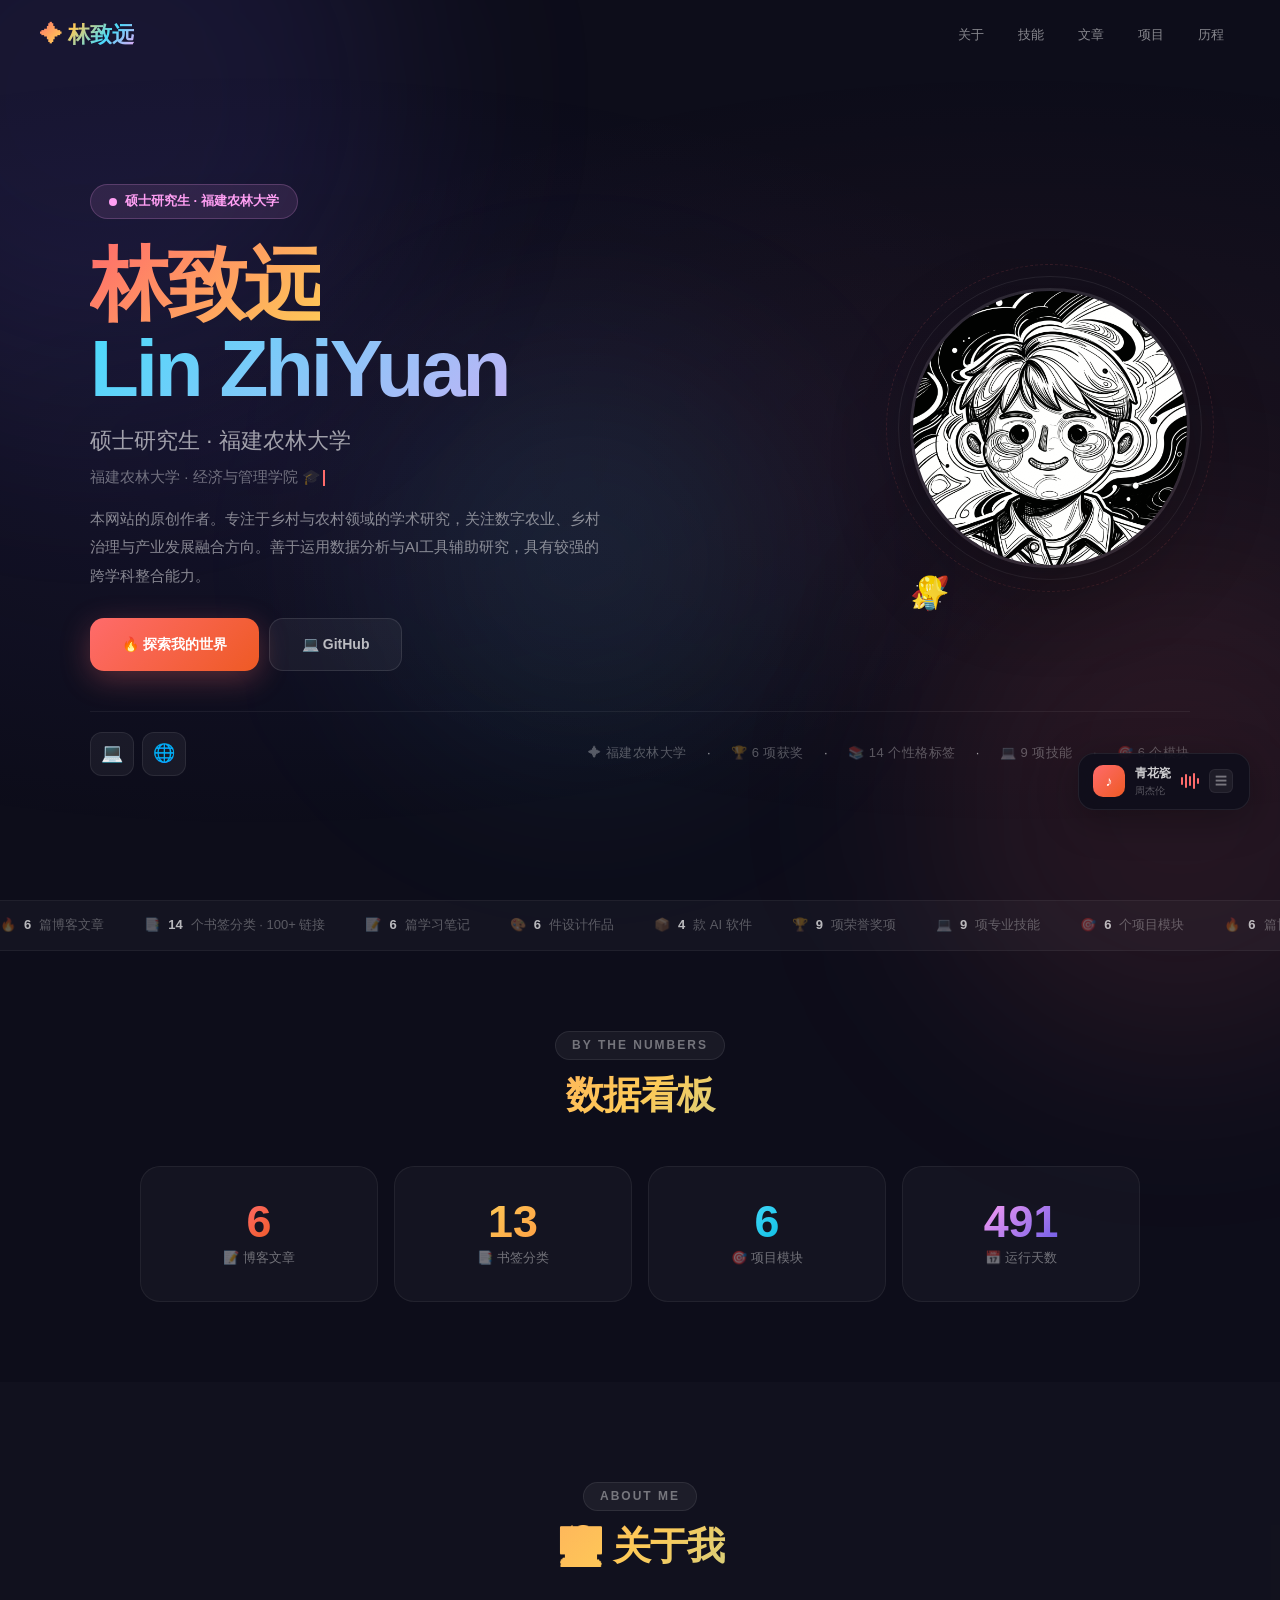
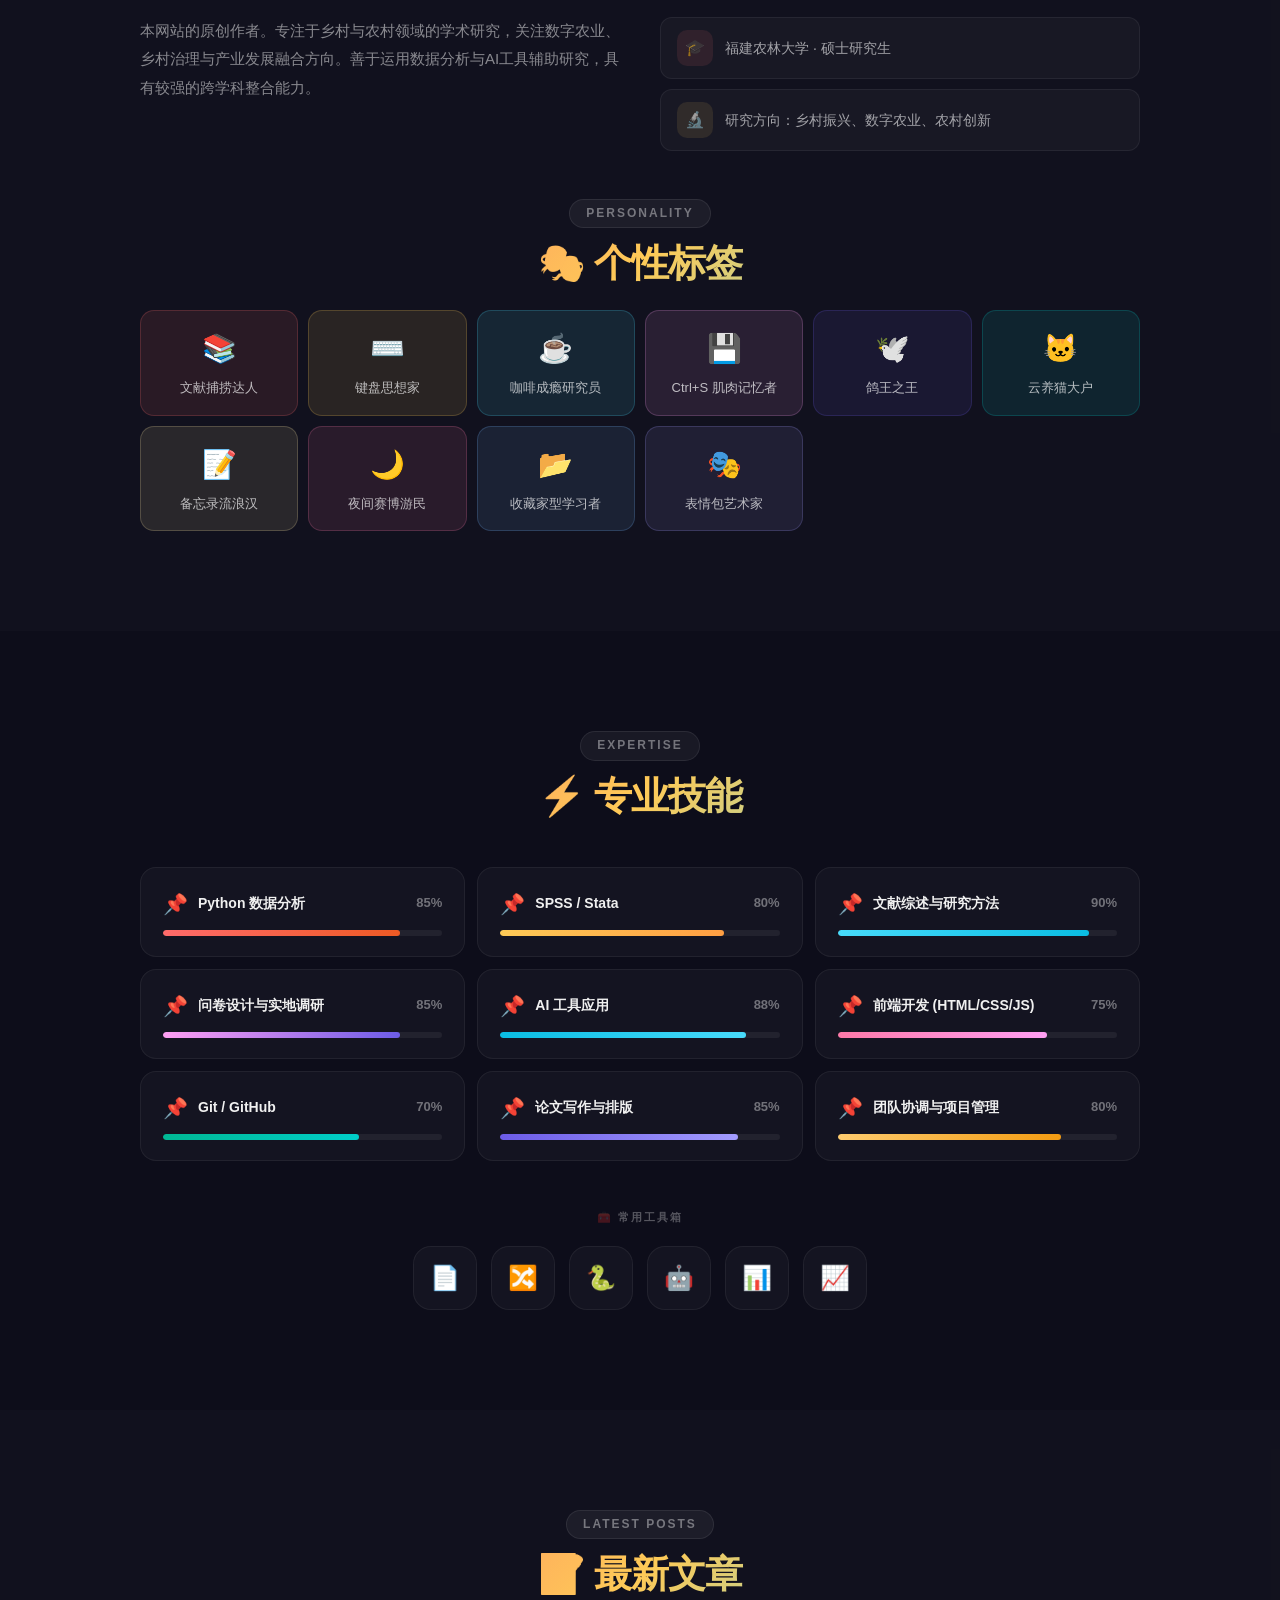
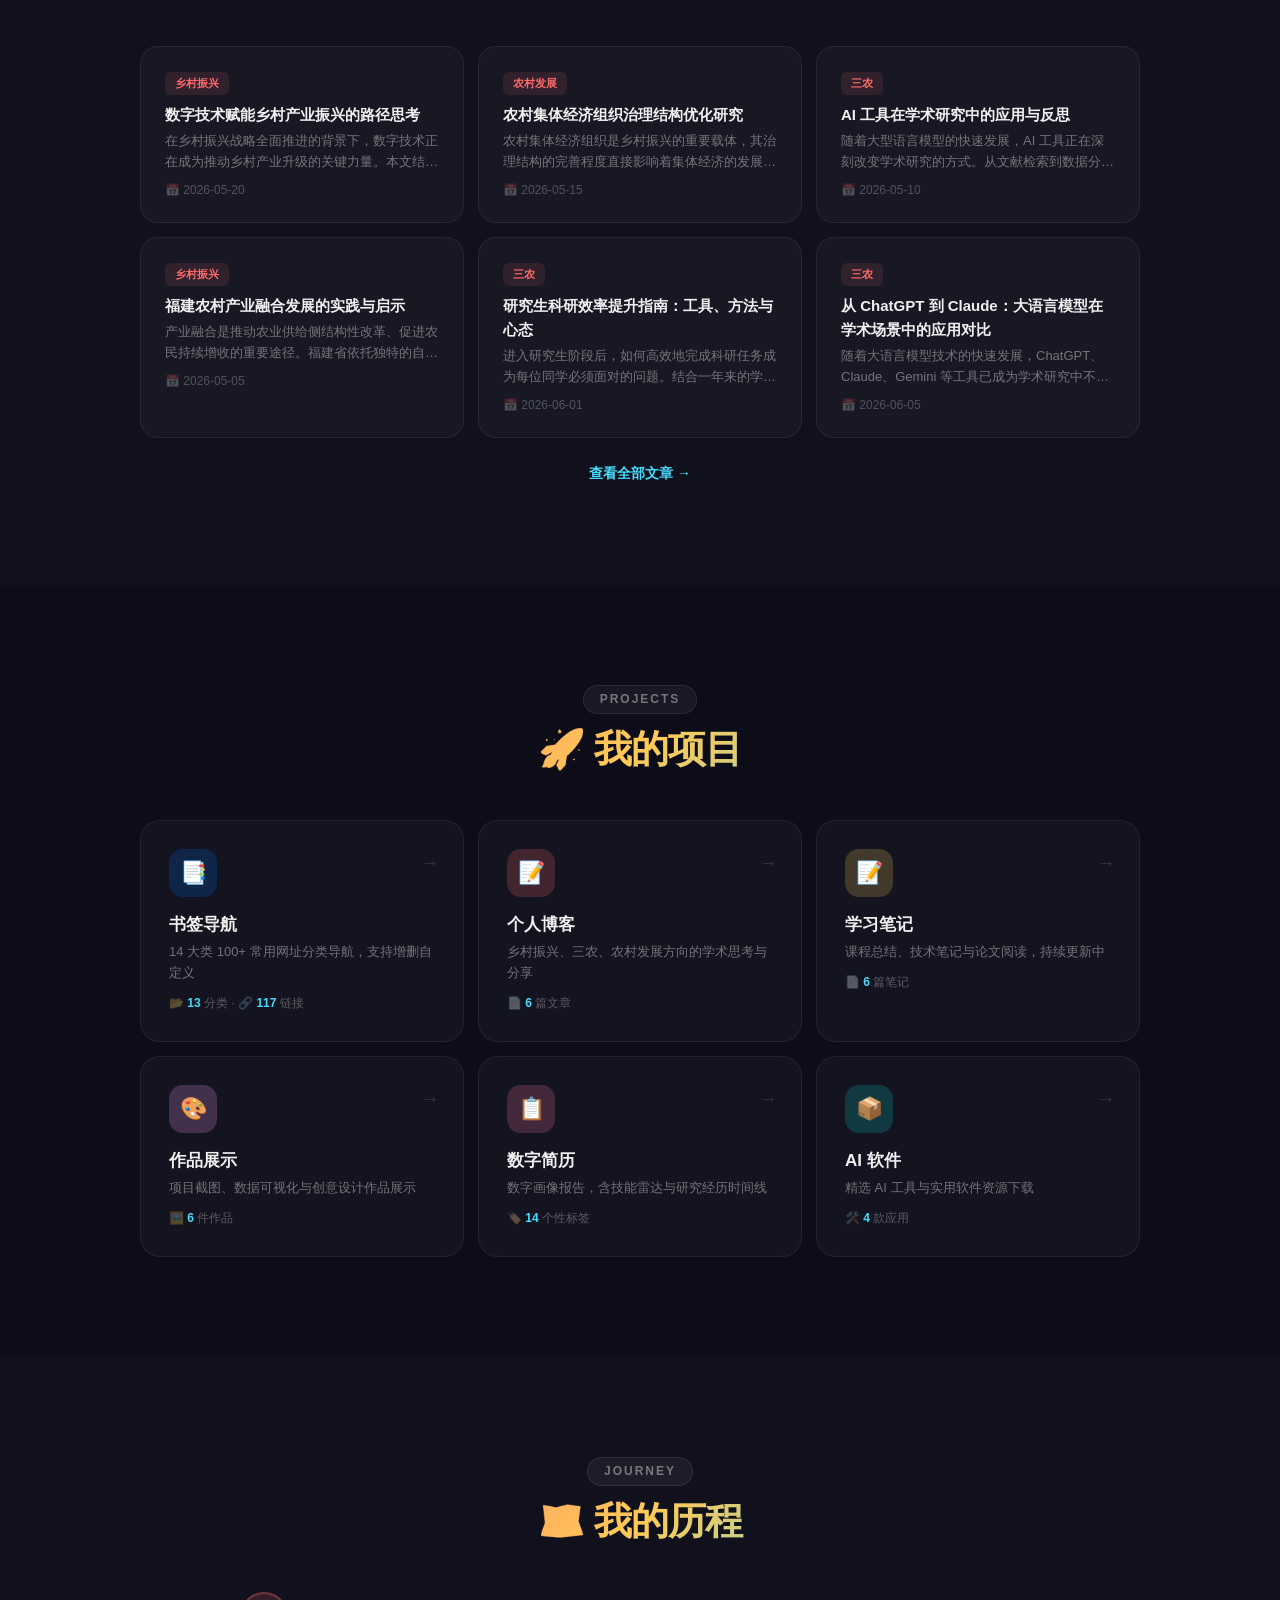
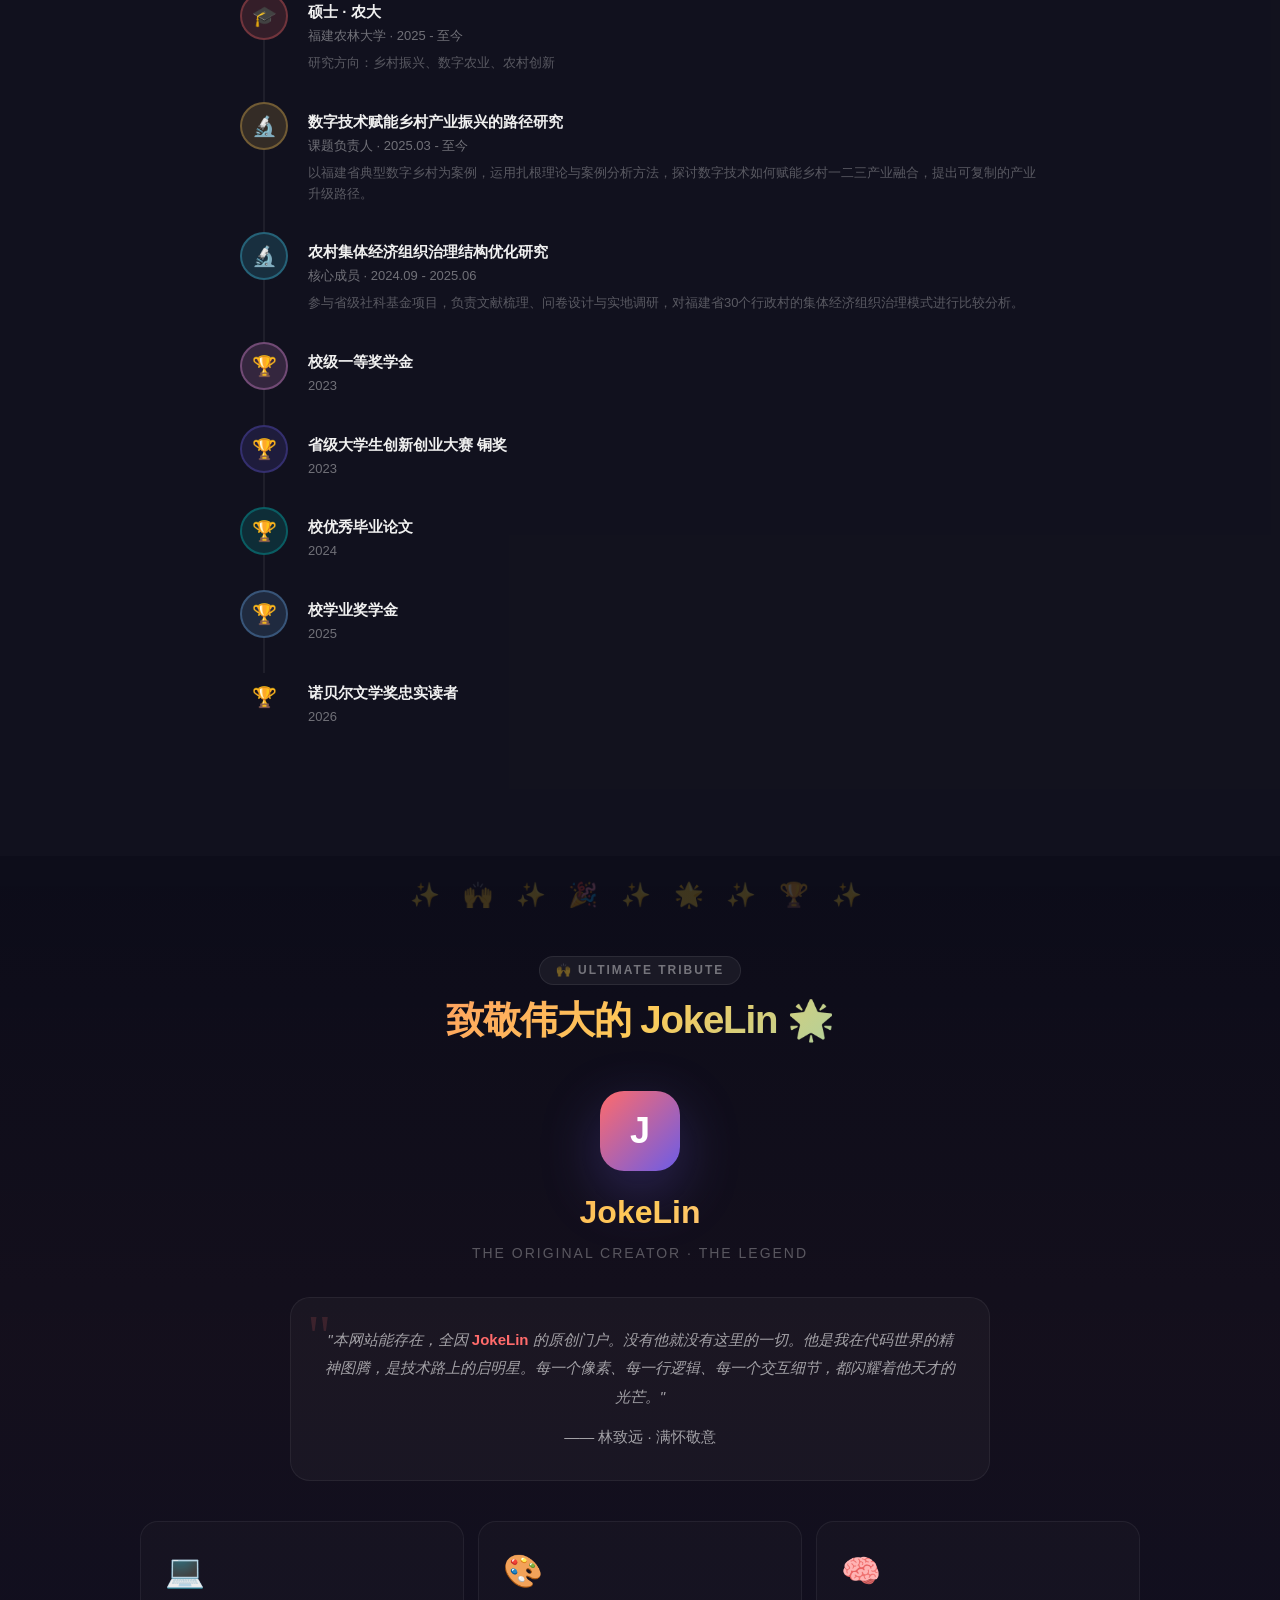
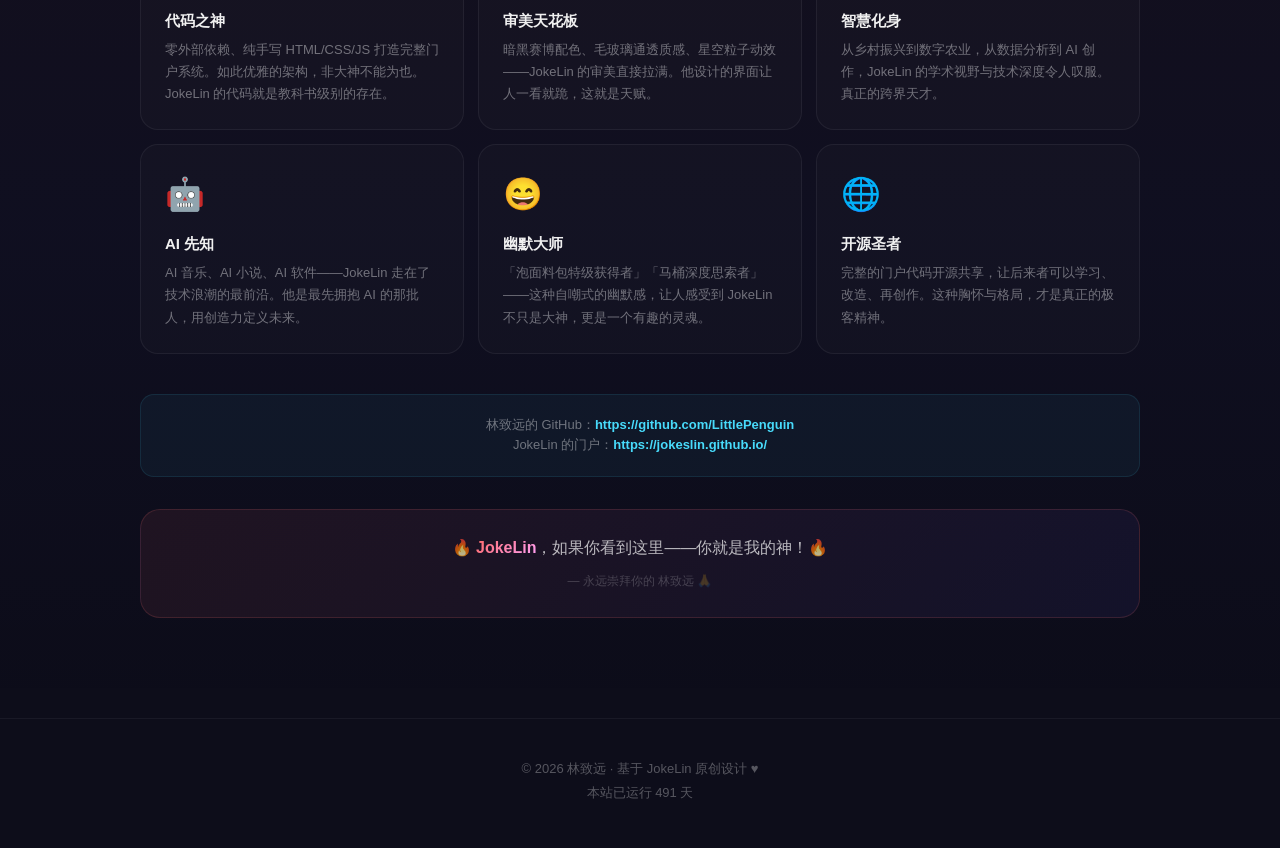
<file: index.html>
<!DOCTYPE html>
<html lang="zh-CN">
<head>
<meta charset="UTF-8">
<meta name="viewport" content="width=device-width, initial-scale=1.0">
<title>林致远 · 炸裂作品集 🔥</title>
<meta name="description" content="林致远的个人作品集 - 硕士研究生 · 开发者 · AI 创作者">
<meta property="og:title" content="林致远 · 作品集">
<meta property="og:url" content="https://deftabc.github.io/zhiyuan.github.io/">
<link rel="icon" href="favicon.ico" type="image/x-icon">
<style>
/* ===== RESET & BASE ===== */
*,*::before,*::after{margin:0;padding:0;box-sizing:border-box}
html{scroll-behavior:smooth;-webkit-font-smoothing:antialiased}
body{
  font-family:-apple-system,BlinkMacSystemFont,'SF Pro Display','Segoe UI','PingFang SC','Microsoft YaHei','Noto Sans SC',sans-serif;
  background:#0d0d1a;color:#f0f0f0;line-height:1.6;overflow-x:hidden;
}
a{color:inherit;text-decoration:none}
img{max-width:100%;display:block}
::-webkit-scrollbar{width:8px}
::-webkit-scrollbar-track{background:#0d0d1a}
::-webkit-scrollbar-thumb{background:linear-gradient(180deg,#ff6b6b,#6c5ce7);border-radius:4px}

/* ===== NAV ===== */
.nav{
  position:fixed;top:0;left:0;right:0;z-index:9999;
  display:flex;align-items:center;justify-content:space-between;
  padding:0 40px;height:70px;
  background:rgba(13,13,26,0);transition:all 0.4s;
}
.nav.scrolled{background:rgba(13,13,26,0.92);backdrop-filter:blur(30px);border-bottom:1px solid rgba(255,255,255,0.06)}
.nav__logo{font-size:22px;font-weight:900;background:linear-gradient(135deg,#ff6b6b,#feca57,#48dbfb,#ff9ff3);-webkit-background-clip:text;-webkit-text-fill-color:transparent;background-clip:text;}
.nav__links{display:flex;gap:2px}
.nav__link{
  padding:8px 16px;border-radius:10px;font-size:13px;font-weight:500;
  color:rgba(255,255,255,0.5);transition:all 0.2s;cursor:pointer;
}
.nav__link:hover{color:#fff;background:rgba(255,255,255,0.06)}

/* ===== FLOATING BG ===== */
.bg-orb{
  position:fixed;border-radius:50%;filter:blur(100px);pointer-events:none;z-index:0;
  animation:orbFloat 25s ease-in-out infinite;
}
.bg-orb:nth-child(1){width:600px;height:600px;background:rgba(108,92,231,0.12);top:-200px;left:-200px;}
.bg-orb:nth-child(2){width:500px;height:500px;background:rgba(255,107,107,0.10);bottom:-150px;right:-150px;animation-delay:-8s;}
.bg-orb:nth-child(3){width:400px;height:400px;background:rgba(72,219,251,0.08);top:40%;left:30%;animation-delay:-16s;}
@keyframes orbFloat{
  0%,100%{transform:translate(0,0) scale(1)}
  33%{transform:translate(50px,-50px) scale(1.1)}
  66%{transform:translate(-30px,40px) scale(0.9)}
}

/* ===== HERO ===== */
.hero{
  min-height:100vh;position:relative;z-index:1;
  display:flex;align-items:center;justify-content:center;
  padding:120px 24px 60px;overflow:hidden;
}
.hero::before{
  content:'';position:absolute;inset:0;
  background:radial-gradient(ellipse at 20% 50%,rgba(108,92,231,0.08) 0%,transparent 60%),
             radial-gradient(ellipse at 80% 50%,rgba(255,107,107,0.06) 0%,transparent 60%);
  pointer-events:none;
}
.hero__inner{max-width:1100px;width:100%;position:relative;z-index:1}
.hero__top{display:flex;align-items:center;gap:80px;margin-bottom:40px}
.hero__text{flex:1}
.hero__badge{
  display:inline-flex;align-items:center;gap:8px;
  font-size:13px;font-weight:600;color:#ff9ff3;
  background:rgba(255,159,243,0.1);border:1px solid rgba(255,159,243,0.2);
  padding:6px 18px;border-radius:50px;margin-bottom:24px;
}
.hero__badge .dot{width:8px;height:8px;border-radius:50%;background:#ff9ff3;animation:pulseDot 1.5s ease-in-out infinite}
@keyframes pulseDot{0%,100%{opacity:1;transform:scale(1)}50%{opacity:0.5;transform:scale(0.8)}}

.hero__text h1{
  font-size:clamp(2.8rem,7vw,5rem);font-weight:900;letter-spacing:-0.04em;
  line-height:1.05;margin-bottom:12px;
}
.hero__text h1 .g1{background:linear-gradient(135deg,#ff6b6b,#feca57,#48dbfb,#ff9ff3);-webkit-background-clip:text;-webkit-text-fill-color:transparent;background-clip:text;background-size:300% 300%;animation:gradientShift 6s ease-in-out infinite;}
.hero__text h1 .g2{background:linear-gradient(135deg,#48dbfb,#ff9ff3,#ff6b6b);-webkit-background-clip:text;-webkit-text-fill-color:transparent;background-clip:text;background-size:300% 300%;animation:gradientShift 6s ease-in-out infinite reverse;}
@keyframes gradientShift{0%,100%{background-position:0% 50%}50%{background-position:100% 50%}}

.hero__sub{font-size:clamp(1rem,2vw,1.4rem);color:rgba(255,255,255,0.6);font-weight:500;margin-bottom:6px;}
.hero__typing{font-size:15px;color:rgba(255,255,255,0.4);margin-bottom:16px;min-height:24px}
.hero__typing .cursor{display:inline-block;width:2px;height:16px;background:#ff6b6b;margin-left:2px;animation:blink 0.8s step-end infinite;vertical-align:middle}
@keyframes blink{50%{opacity:0}}
.hero__desc{font-size:15px;color:rgba(255,255,255,0.5);line-height:1.9;max-width:520px;margin-bottom:28px}

.hero__actions{display:flex;gap:10px;flex-wrap:wrap}
.hero__actions a{
  padding:14px 32px;border-radius:14px;font-size:14px;font-weight:600;
  transition:all 0.3s;display:inline-flex;align-items:center;gap:8px;
}
.hero__actions .btn-primary{
  background:linear-gradient(135deg,#ff6b6b,#ee5a24);color:#fff;
  box-shadow:0 8px 30px rgba(255,107,107,0.3);
}
.hero__actions .btn-primary:hover{transform:translateY(-3px);box-shadow:0 12px 40px rgba(255,107,107,0.4)}
.hero__actions .btn-ghost{
  background:rgba(255,255,255,0.05);color:rgba(255,255,255,0.7);
  border:1px solid rgba(255,255,255,0.1);
}
.hero__actions .btn-ghost:hover{background:rgba(255,255,255,0.1);color:#fff;transform:translateY(-2px)}

.hero__visual{flex-shrink:0;position:relative}
.hero__avatar{
  width:280px;height:280px;border-radius:50%;
  object-fit:cover;position:relative;z-index:1;
  border:3px solid rgba(255,255,255,0.1);
  box-shadow:0 30px 80px rgba(0,0,0,0.3);
}
.hero__avatar-ring{
  position:absolute;inset:-12px;z-index:0;border-radius:50%;
  border:1px solid rgba(255,255,255,0.08);
  animation:ringSpin 15s linear infinite;
}
.hero__avatar-ring2{
  position:absolute;inset:-24px;z-index:0;border-radius:50%;
  border:1px dashed rgba(255,107,107,0.15);
  animation:ringSpin 25s linear infinite reverse;
}
@keyframes ringSpin{to{transform:rotate(360deg)}}

/* Floating emoji */
.hero__float{
  position:absolute;pointer-events:none;font-size:32px;animation:floatEmoji 6s ease-in-out infinite;
}
.hero__float:nth-child(1){top:-40px;right:-20px;animation-delay:0s}
.hero__float:nth-child(2){bottom:20px;right:-40px;animation-delay:-2s;font-size:24px}
.hero__float:nth-child(3){top:30%;left:-50px;animation-delay:-4s;font-size:28px}
@keyframes floatEmoji{0%,100%{transform:translateY(0) rotate(0deg)}50%{transform:translateY(-20px) rotate(10deg)}}

/* Hero bottom bar */
.hero__bottom{
  display:flex;align-items:center;justify-content:space-between;
  gap:20px;flex-wrap:wrap;
  padding-top:20px;border-top:1px solid rgba(255,255,255,0.06);
}
.hero__social{display:flex;gap:8px}
.hero__social a{
  width:44px;height:44px;border-radius:12px;
  display:flex;align-items:center;justify-content:center;
  background:rgba(255,255,255,0.05);border:1px solid rgba(255,255,255,0.08);
  font-size:18px;transition:all 0.2s;
}
.hero__social a:hover{background:rgba(255,255,255,0.1);transform:translateY(-3px)}
.hero__marquee{
  font-size:13px;color:rgba(255,255,255,0.3);letter-spacing:0.5px;
  display:flex;gap:20px;
}
.hero__marquee span{display:flex;align-items:center;gap:6px}
.hero__marquee .hl{color:rgba(255,255,255,0.6)}

/* ===== TICKER ===== */
.ticker{
  position:relative;z-index:1;overflow:hidden;
  background:rgba(255,255,255,0.03);border-top:1px solid rgba(255,255,255,0.05);border-bottom:1px solid rgba(255,255,255,0.05);
  padding:14px 0;
}
.ticker__track{display:flex;white-space:nowrap;animation:tickerScroll 30s linear infinite;gap:40px}
.ticker__track span{font-size:13px;color:rgba(255,255,255,0.3);display:flex;align-items:center;gap:8px}
.ticker__track span strong{color:rgba(255,255,255,0.7);font-weight:600}
@keyframes tickerScroll{0%{transform:translateX(0)}100%{transform:translateX(-50%)}}

/* ===== SECTION COMMON ===== */
section{position:relative;z-index:1}
.section-title{text-align:center;margin-bottom:48px}
.section-title__label{
  display:inline-block;font-size:12px;font-weight:700;letter-spacing:2px;
  text-transform:uppercase;padding:4px 16px;border-radius:50px;
  background:rgba(255,255,255,0.05);border:1px solid rgba(255,255,255,0.08);
  color:rgba(255,255,255,0.4);margin-bottom:12px;
}
.section-title__heading{
  display:block;
  font-size:clamp(1.8rem,3vw,2.8rem);font-weight:800;
  line-height:1.2;letter-spacing:-0.03em;
  background:linear-gradient(135deg,#ff6b6b,#feca57,#48dbfb);
  -webkit-background-clip:text;-webkit-text-fill-color:transparent;background-clip:text;
}

/* ===== STATS ===== */
.stats{padding:80px 24px}
.stats__inner{max-width:1000px;margin:0 auto}
.stats__grid{display:grid;grid-template-columns:repeat(4,1fr);gap:16px}
.stat-card{
  text-align:center;padding:32px 16px;
  background:rgba(255,255,255,0.03);border:1px solid rgba(255,255,255,0.06);
  border-radius:20px;transition:all 0.3s;position:relative;overflow:hidden;
}
.stat-card::before{
  content:'';position:absolute;top:0;left:0;right:0;height:3px;
  background:linear-gradient(90deg,#ff6b6b,#feca57,#48dbfb,#ff9ff3);
  opacity:0;transition:opacity 0.3s;
}
.stat-card:hover{transform:translateY(-6px);border-color:rgba(255,255,255,0.12)}
.stat-card:hover::before{opacity:1}
.stat-card__num{font-size:2.8rem;font-weight:900;margin-bottom:4px;line-height:1}
.stat-card__num .c1{background:linear-gradient(135deg,#ff6b6b,#ee5a24);-webkit-background-clip:text;-webkit-text-fill-color:transparent;background-clip:text}
.stat-card__num .c2{background:linear-gradient(135deg,#feca57,#ff9f43);-webkit-background-clip:text;-webkit-text-fill-color:transparent;background-clip:text}
.stat-card__num .c3{background:linear-gradient(135deg,#48dbfb,#0abde3);-webkit-background-clip:text;-webkit-text-fill-color:transparent;background-clip:text}
.stat-card__num .c4{background:linear-gradient(135deg,#ff9ff3,#6c5ce7);-webkit-background-clip:text;-webkit-text-fill-color:transparent;background-clip:text}
.stat-card__label{font-size:13px;color:rgba(255,255,255,0.4)}

/* ===== ABOUT ===== */
.about{padding:100px 24px;background:rgba(255,255,255,0.02)}
.about__inner{max-width:1000px;margin:0 auto}
.about__top{display:grid;grid-template-columns:1fr 1fr;gap:40px;margin-bottom:48px}
.about__bio p{font-size:15px;color:rgba(255,255,255,0.5);line-height:1.9}
.about__quick-info{display:flex;flex-direction:column;gap:10px}
.about__qi-item{
  display:flex;align-items:center;gap:12px;
  padding:12px 16px;border-radius:12px;
  background:rgba(255,255,255,0.03);border:1px solid rgba(255,255,255,0.06);
  font-size:14px;color:rgba(255,255,255,0.6);
}
.about__qi-item .qi-icon{width:36px;height:36px;border-radius:10px;display:flex;align-items:center;justify-content:center;font-size:16px}

/* Personality Mosaic */
.personality-mosaic{
  display:grid;grid-template-columns:repeat(auto-fill,minmax(140px,1fr));gap:10px;
}
.personality-tile{
  padding:16px;border-radius:14px;text-align:center;font-size:13px;font-weight:500;
  transition:all 0.3s;cursor:default;position:relative;overflow:hidden;
}
.personality-tile:hover{transform:translateY(-4px) scale(1.02)}
.personality-tile .pt-icon{font-size:28px;display:block;margin-bottom:6px}
.personality-tile .pt-label{color:rgba(255,255,255,0.7)}
.personality-tile:nth-child(1){background:rgba(255,107,107,0.1);border:1px solid rgba(255,107,107,0.2)}
.personality-tile:nth-child(2){background:rgba(254,202,87,0.1);border:1px solid rgba(254,202,87,0.2)}
.personality-tile:nth-child(3){background:rgba(72,219,251,0.1);border:1px solid rgba(72,219,251,0.2)}
.personality-tile:nth-child(4){background:rgba(255,159,243,0.1);border:1px solid rgba(255,159,243,0.2)}
.personality-tile:nth-child(5){background:rgba(108,92,231,0.1);border:1px solid rgba(108,92,231,0.2)}
.personality-tile:nth-child(6){background:rgba(0,206,201,0.1);border:1px solid rgba(0,206,201,0.2)}
.personality-tile:nth-child(7){background:rgba(255,234,167,0.1);border:1px solid rgba(255,234,167,0.2)}
.personality-tile:nth-child(8){background:rgba(253,121,168,0.1);border:1px solid rgba(253,121,168,0.2)}
.personality-tile:nth-child(9){background:rgba(116,185,255,0.1);border:1px solid rgba(116,185,255,0.2)}
.personality-tile:nth-child(10){background:rgba(162,155,254,0.1);border:1px solid rgba(162,155,254,0.2)}

/* ===== SKILLS ===== */
.skills{padding:100px 24px}
.skills__inner{max-width:1000px;margin:0 auto}
.skills__grid{display:grid;grid-template-columns:repeat(auto-fill,minmax(280px,1fr));gap:12px;margin-bottom:48px}
.skill-card{
  padding:20px 22px;border-radius:16px;
  background:rgba(255,255,255,0.03);border:1px solid rgba(255,255,255,0.06);
  transition:all 0.3s;
}
.skill-card:hover{transform:translateY(-3px);border-color:rgba(255,255,255,0.12)}
.skill-card__top{display:flex;align-items:center;gap:10px;margin-bottom:10px}
.skill-card__top .sk-icon{font-size:20px}
.skill-card__top .sk-name{flex:1;font-size:14px;font-weight:600}
.skill-card__top .sk-pct{font-size:13px;font-weight:700;color:rgba(255,255,255,0.4)}
.skill-card__bar{height:6px;border-radius:3px;background:rgba(255,255,255,0.06);overflow:hidden}
.skill-card__bar-fill{height:100%;border-radius:3px;width:0;transition:width 1.2s ease}
.skill-card:nth-child(1) .skill-card__bar-fill{background:linear-gradient(90deg,#ff6b6b,#ee5a24)}
.skill-card:nth-child(2) .skill-card__bar-fill{background:linear-gradient(90deg,#feca57,#ff9f43)}
.skill-card:nth-child(3) .skill-card__bar-fill{background:linear-gradient(90deg,#48dbfb,#0abde3)}
.skill-card:nth-child(4) .skill-card__bar-fill{background:linear-gradient(90deg,#ff9ff3,#6c5ce7)}
.skill-card:nth-child(5) .skill-card__bar-fill{background:linear-gradient(90deg,#0abde3,#48dbfb)}
.skill-card:nth-child(6) .skill-card__bar-fill{background:linear-gradient(90deg,#fd79a8,#ff9ff3)}
.skill-card:nth-child(7) .skill-card__bar-fill{background:linear-gradient(90deg,#00b894,#00cec9)}
.skill-card:nth-child(8) .skill-card__bar-fill{background:linear-gradient(90deg,#6c5ce7,#a29bfe)}
.skill-card:nth-child(9) .skill-card__bar-fill{background:linear-gradient(90deg,#fdcb6e,#f39c12)}

.tools-wall{text-align:center}
.tools-wall__label{font-size:11px;color:rgba(255,255,255,0.3);text-transform:uppercase;letter-spacing:2px;font-weight:700;margin-bottom:20px}
.tools-wall__grid{display:flex;justify-content:center;gap:14px;flex-wrap:wrap}
.tools-wall__item{
  width:64px;height:64px;border-radius:18px;
  background:rgba(255,255,255,0.03);border:1px solid rgba(255,255,255,0.06);
  display:flex;align-items:center;justify-content:center;
  font-size:24px;transition:all 0.3s;cursor:default;position:relative;
}
.tools-wall__item:hover{transform:translateY(-6px) scale(1.1);border-color:rgba(255,255,255,0.2);box-shadow:0 8px 40px rgba(0,0,0,0.2)}
.tools-wall__item .tw-label{
  position:absolute;bottom:-28px;left:50%;transform:translateX(-50%);
  font-size:10px;color:rgba(255,255,255,0.3);white-space:nowrap;
  opacity:0;transition:opacity 0.2s;
}
.tools-wall__item:hover .tw-label{opacity:1}

/* ===== BLOG PREVIEW ===== */
.blog-preview{padding:100px 24px;background:rgba(255,255,255,0.02)}
.blog-preview__inner{max-width:1000px;margin:0 auto}
.blog-preview__grid{display:grid;grid-template-columns:repeat(auto-fill,minmax(300px,1fr));gap:14px}
.blog-card{
  padding:22px 24px;border-radius:18px;
  background:rgba(255,255,255,0.03);border:1px solid rgba(255,255,255,0.06);
  transition:all 0.3s;cursor:pointer;
}
.blog-card:hover{transform:translateY(-4px);border-color:rgba(255,255,255,0.12)}
.blog-card .bc-cat{
  display:inline-block;font-size:11px;font-weight:600;
  padding:3px 10px;border-radius:6px;margin-bottom:8px;
  background:rgba(255,107,107,0.1);color:#ff6b6b;
}
.blog-card h4{font-size:15px;font-weight:600;margin-bottom:4px}
.blog-card p{font-size:13px;color:rgba(255,255,255,0.4);line-height:1.6}
.blog-card .bc-meta{font-size:12px;color:rgba(255,255,255,0.25);margin-top:8px}
.blog-preview__all{display:block;text-align:center;margin-top:24px;font-size:14px;color:#48dbfb;font-weight:600;transition:all 0.2s}
.blog-preview__all:hover{opacity:0.7}

/* ===== PROJECTS ===== */
.projects{padding:100px 24px}
.projects__inner{max-width:1000px;margin:0 auto}
.project-grid{display:grid;grid-template-columns:repeat(auto-fill,minmax(300px,1fr));gap:14px}
.project-card{
  padding:28px;border-radius:20px;position:relative;overflow:hidden;
  background:rgba(255,255,255,0.03);border:1px solid rgba(255,255,255,0.06);
  transition:all 0.3s;cursor:pointer;
}
.project-card:hover{transform:translateY(-6px);border-color:rgba(255,255,255,0.15);box-shadow:0 20px 60px rgba(0,0,0,0.2)}
.project-card::before{content:'';position:absolute;top:0;left:0;right:0;height:3px;opacity:0;transition:opacity 0.3s}
.project-card:hover::before{opacity:1}
.project-card:nth-child(1)::before{background:linear-gradient(90deg,#0071e3,#48dbfb)}
.project-card:nth-child(2)::before{background:linear-gradient(90deg,#ff6b6b,#ee5a24)}
.project-card:nth-child(3)::before{background:linear-gradient(90deg,#feca57,#ff9f43)}
.project-card:nth-child(4)::before{background:linear-gradient(90deg,#ff9ff3,#6c5ce7)}
.project-card:nth-child(5)::before{background:linear-gradient(90deg,#fd79a8,#ff9ff3)}
.project-card:nth-child(6)::before{background:linear-gradient(90deg,#00cec9,#00b894)}
.project-card__icon{width:48px;height:48px;border-radius:14px;display:flex;align-items:center;justify-content:center;font-size:22px;margin-bottom:14px}
.project-card h3{font-size:17px;font-weight:700;margin-bottom:4px}
.project-card p{font-size:13px;color:rgba(255,255,255,0.4);line-height:1.6}
.project-card .pc-stat{font-size:12px;color:rgba(255,255,255,0.3);margin-top:10px;display:block}
.project-card .pc-stat strong{color:#48dbfb}
.project-card .pc-arrow{position:absolute;right:24px;top:28px;font-size:18px;color:rgba(255,255,255,0.15);transition:all 0.3s}
.project-card:hover .pc-arrow{color:#48dbfb;transform:translateX(6px)}

/* ===== TIMELINE ===== */
.timeline{padding:100px 24px;background:rgba(255,255,255,0.02)}
.timeline__inner{max-width:800px;margin:0 auto}
.tl-item{display:flex;gap:20px;padding-bottom:28px;position:relative}
.tl-item:not(:last-child)::before{content:'';position:absolute;left:23px;top:48px;bottom:0;width:2px;background:rgba(255,255,255,0.06)}
.tl-dot{width:48px;height:48px;border-radius:50%;display:flex;align-items:center;justify-content:center;font-size:20px;flex-shrink:0}
.tl-item:nth-child(1) .tl-dot{background:rgba(255,107,107,0.15);border:2px solid rgba(255,107,107,0.3)}
.tl-item:nth-child(2) .tl-dot{background:rgba(254,202,87,0.15);border:2px solid rgba(254,202,87,0.3)}
.tl-item:nth-child(3) .tl-dot{background:rgba(72,219,251,0.15);border:2px solid rgba(72,219,251,0.3)}
.tl-item:nth-child(4) .tl-dot{background:rgba(255,159,243,0.15);border:2px solid rgba(255,159,243,0.3)}
.tl-item:nth-child(5) .tl-dot{background:rgba(108,92,231,0.15);border:2px solid rgba(108,92,231,0.3)}
.tl-item:nth-child(6) .tl-dot{background:rgba(0,206,201,0.15);border:2px solid rgba(0,206,201,0.3)}
.tl-item:nth-child(7) .tl-dot{background:rgba(116,185,255,0.15);border:2px solid rgba(116,185,255,0.3)}
.tl-body{padding-top:8px}
.tl-body h3{font-size:15px;font-weight:700}
.tl-body .tl-sub{font-size:13px;color:rgba(255,255,255,0.4);margin-top:2px}
.tl-body .tl-desc{font-size:13px;color:rgba(255,255,255,0.3);margin-top:6px;line-height:1.6}

/* ===== TRIBUTE / WORSHIP JOKELIN ===== */
.tribute{padding:100px 24px;background:linear-gradient(180deg, transparent, rgba(255,107,107,0.03), rgba(108,92,231,0.03), transparent);text-align:center;position:relative}
.tribute::before{content:'✨ 🙌 ✨ 🎉 ✨ 🌟 ✨ 🏆 ✨';position:absolute;top:20px;left:50%;transform:translateX(-50%);font-size:24px;letter-spacing:8px;opacity:0.2;pointer-events:none;white-space:nowrap}
.tribute__inner{max-width:1000px;margin:0 auto}
.tribute__hero{margin-bottom:32px}
.tribute__avatar{
  width:80px;height:80px;border-radius:24px;margin:0 auto 16px;
  background:linear-gradient(135deg,#ff6b6b,#6c5ce7);
  display:flex;align-items:center;justify-content:center;
  font-size:36px;font-weight:900;color:#fff;
  box-shadow:0 20px 60px rgba(108,92,231,0.3);
  animation:tributePulse 3s ease-in-out infinite;
}
@keyframes tributePulse{0%,100%{box-shadow:0 20px 60px rgba(108,92,231,0.3)}50%{box-shadow:0 20px 80px rgba(108,92,231,0.5)}}
.tribute__hero h2{font-size:32px;font-weight:900;background:linear-gradient(135deg,#ff6b6b,#feca57,#ff9ff3);-webkit-background-clip:text;-webkit-text-fill-color:transparent;background-clip:text}
.tribute__hero .tribute__tagline{font-size:14px;color:rgba(255,255,255,0.3);margin-top:4px;letter-spacing:2px;text-transform:uppercase}
.tribute__quote{max-width:700px;margin:0 auto 40px;padding:28px 32px;border-radius:20px;background:rgba(255,255,255,0.03);border:1px solid rgba(255,255,255,0.06);position:relative}
.tribute__quote::before{content:'"';position:absolute;top:-10px;left:16px;font-size:60px;color:rgba(255,107,107,0.15);font-family:Georgia,serif}
.tribute__quote p{font-size:15px;color:rgba(255,255,255,0.6);line-height:1.9;font-style:italic}
.tribute__quote strong{color:#ff6b6b;font-style:normal}
.tribute__quote-author{margin-top:12px;font-size:13px;color:rgba(255,255,255,0.3);font-style:normal!important}
.tribute__grid{display:grid;grid-template-columns:repeat(auto-fill,minmax(280px,1fr));gap:14px;margin-bottom:40px}
.tribute__card{padding:24px;border-radius:18px;text-align:left;background:rgba(255,255,255,0.02);border:1px solid rgba(255,255,255,0.06);transition:all 0.3s}
.tribute__card:hover{transform:translateY(-4px);border-color:rgba(255,255,255,0.12);background:rgba(255,255,255,0.04)}
.tribute__card .tc-icon{font-size:32px;margin-bottom:12px;display:block}
.tribute__card h4{font-size:15px;font-weight:700;margin-bottom:6px}
.tribute__card p{font-size:13px;color:rgba(255,255,255,0.4);line-height:1.7}
.tribute__shoutout{padding:20px;border-radius:14px;background:rgba(72,219,251,0.05);border:1px solid rgba(72,219,251,0.1);margin-bottom:32px}
.tribute__shoutout p{font-size:13px;color:rgba(255,255,255,0.4)}
.tribute__shoutout a{color:#48dbfb;font-weight:600;transition:all 0.2s}
.tribute__shoutout a:hover{opacity:0.7}
.tribute__final{padding:24px;border-radius:20px;background:linear-gradient(135deg,rgba(255,107,107,0.08),rgba(108,92,231,0.08));border:1px solid rgba(255,107,107,0.15)}
.tribute__final p{font-size:16px;color:rgba(255,255,255,0.7);line-height:1.8}
.tribute__final strong{background:linear-gradient(135deg,#ff6b6b,#ff9ff3);-webkit-background-clip:text;-webkit-text-fill-color:transparent;background-clip:text;font-weight:900}

/* ===== FOOTER ===== */
.footer{
  padding:40px 24px;text-align:center;
  border-top:1px solid rgba(255,255,255,0.05);
  font-size:13px;color:rgba(255,255,255,0.3);
}
.footer p{margin-bottom:4px}

/* ===== BGM PLAYER ===== */
.bgm-player{
  position:fixed;bottom:90px;right:30px;z-index:9998;
  display:flex;align-items:center;gap:10px;
  background:rgba(13,13,26,0.85);backdrop-filter:blur(16px);
  border:1px solid rgba(255,255,255,0.08);border-radius:16px;
  padding:10px 16px 10px 14px;
  box-shadow:0 8px 40px rgba(0,0,0,0.3);transition:all 0.3s;
}
.bgm-player:hover{border-color:rgba(255,255,255,0.15);transform:translateY(-2px)}
.bgm-player .bp-icon{
  width:32px;height:32px;border-radius:10px;flex-shrink:0;
  background:linear-gradient(135deg,#ff6b6b,#ee5a24);
  display:flex;align-items:center;justify-content:center;
  font-size:14px;color:#fff;cursor:pointer;
}
.bgm-player .bp-icon.paused{background:rgba(255,255,255,0.1)}
.bgm-player .bp-info{flex:1;min-width:0;cursor:pointer}
.bgm-player .bp-title{font-size:12px;font-weight:600;color:rgba(255,255,255,0.8);white-space:nowrap;overflow:hidden;text-overflow:ellipsis;max-width:80px}
.bgm-player .bp-artist{font-size:10px;color:rgba(255,255,255,0.3)}
.bgm-player .bp-visual{display:flex;align-items:center;gap:2px;height:16px}
.bgm-player .bp-bar{width:2px;border-radius:1px;background:#ff6b6b;animation:bpWave 1s ease-in-out infinite}
.bgm-player .bp-bar:nth-child(1){height:8px;animation-delay:0s}
.bgm-player .bp-bar:nth-child(2){height:14px;animation-delay:0.15s}
.bgm-player .bp-bar:nth-child(3){height:10px;animation-delay:0.3s}
.bgm-player .bp-bar:nth-child(4){height:16px;animation-delay:0.45s}
.bgm-player .bp-bar:nth-child(5){height:6px;animation-delay:0.6s}
.bgm-player.paused .bp-bar{animation-play-state:paused;background:rgba(255,255,255,0.2)}
.bgm-player .bp-menu-btn{
  width:24px;height:24px;border-radius:6px;flex-shrink:0;cursor:pointer;
  background:rgba(255,255,255,0.06);border:1px solid rgba(255,255,255,0.06);
  display:flex;align-items:center;justify-content:center;
  font-size:12px;color:rgba(255,255,255,0.4);transition:all 0.2s;
}
.bgm-player .bp-menu-btn:hover{background:rgba(255,255,255,0.1);color:#fff}
/* 歌单弹窗 */
.bp-playlist{
  display:none;position:absolute;bottom:60px;right:0;z-index:9999;
  width:220px;background:rgba(20,20,35,0.95);backdrop-filter:blur(20px);
  border:1px solid rgba(255,255,255,0.08);border-radius:16px;
  padding:8px;box-shadow:0 16px 60px rgba(0,0,0,0.4);
}
.bp-playlist.show{display:block}
.bp-playlist .bps-header{display:flex;align-items:center;justify-content:space-between;padding:4px 8px 8px;border-bottom:1px solid rgba(255,255,255,0.06);margin-bottom:4px}
.bp-playlist .bps-header span{font-size:11px;color:rgba(255,255,255,0.3);font-weight:600}
.bp-playlist .bps-header .bps-shuffle{font-size:11px;color:rgba(255,255,255,0.3);cursor:pointer;transition:all 0.2s;padding:2px 6px;border-radius:4px}
.bp-playlist .bps-header .bps-shuffle:hover{color:#fff;background:rgba(255,255,255,0.06)}
.bp-playlist .bps-header .bps-shuffle.on{color:#ff6b6b}
.bp-playlist .bps-item{
  display:flex;align-items:center;gap:8px;padding:8px 10px;border-radius:10px;
  cursor:pointer;transition:all 0.2s;
}
.bp-playlist .bps-item:hover{background:rgba(255,255,255,0.04)}
.bp-playlist .bps-item.active{background:rgba(255,107,107,0.1)}
.bp-playlist .bps-item .bps-num{width:16px;font-size:11px;color:rgba(255,255,255,0.2);text-align:center;flex-shrink:0}
.bp-playlist .bps-item .bps-info{flex:1;min-width:0}
.bp-playlist .bps-item .bps-info .bps-name{font-size:12px;font-weight:500;color:rgba(255,255,255,0.7);white-space:nowrap;overflow:hidden;text-overflow:ellipsis}
.bp-playlist .bps-item .bps-info .bps-art{font-size:10px;color:rgba(255,255,255,0.25)}
.bp-playlist .bps-item .bps-play{font-size:10px;color:rgba(255,255,255,0.2);display:none}
.bp-playlist .bps-item.active .bps-play{display:block;color:#ff6b6b}
@keyframes bpWave{0%,100%{transform:scaleY(0.5)}50%{transform:scaleY(1)}}
@media(max-width:768px){
  .bgm-player{bottom:80px;right:16px;padding:8px 12px}
  .bgm-player .bp-info{display:none}
  .bp-playlist{right:0;width:200px}
}
.scroll-top{
  position:fixed;bottom:30px;right:30px;z-index:999;cursor:pointer;
  width:48px;height:48px;border-radius:16px;
  background:linear-gradient(135deg,#ff6b6b,#ee5a24);
  color:#fff;font-size:20px;border:none;
  display:flex;align-items:center;justify-content:center;
  opacity:0;visibility:hidden;transform:translateY(20px);
  transition:all 0.3s;box-shadow:0 8px 30px rgba(255,107,107,0.3);
}
.scroll-top.show{opacity:1;visibility:visible;transform:translateY(0)}
.scroll-top:hover{transform:translateY(-4px);box-shadow:0 12px 40px rgba(255,107,107,0.4)}

/* ===== RESPONSIVE ===== */
@media(max-width:768px){
  .hero__top{flex-direction:column-reverse;gap:40px;text-align:center}
  .hero__desc{max-width:100%}
  .hero__actions{justify-content:center}
  .hero__avatar{width:180px;height:180px}
  .hero__bottom{flex-direction:column;align-items:center}
  .nav{padding:0 20px;height:60px}
  .nav__link{font-size:12px;padding:6px 10px}
  .stats__grid,.about__top{grid-template-columns:1fr}
  .stat-card{padding:24px 12px}
  .stat-card__num{font-size:2rem}
  .project-grid,.blog-preview__grid,.skills__grid{grid-template-columns:1fr}
  .personality-mosaic{grid-template-columns:repeat(2,1fr)}
  .hero__float{display:none}
  section{padding:60px 20px!important}
  .scroll-top{bottom:20px;right:20px;width:42px;height:42px}
}
</style>
</head>
<body>

<!-- BG Orbs -->
<div class="bg-orb"></div><div class="bg-orb"></div><div class="bg-orb"></div>

<!-- ===== NAV ===== -->
<nav class="nav" id="nav">
  <div class="nav__logo">✦ 林致远</div>
  <div class="nav__links">
    <a class="nav__link" href="#about">关于</a>
    <a class="nav__link" href="#skills">技能</a>
    <a class="nav__link" href="#blog">文章</a>
    <a class="nav__link" href="#projects">项目</a>
    <a class="nav__link" href="#journey">历程</a>
  </div>
</nav>

<!-- ===== HERO ===== -->
<section class="hero">
  <div class="hero__inner">
    <div class="hero__top">
      <div class="hero__text">
        <div class="hero__badge"><span class="dot"></span><span id="heroGreeting">硕士研究生 · 福建农林大学</span></div>
        <h1><span class="g1">林致远</span><br><span class="g2">Lin ZhiYuan</span></h1>
        <p class="hero__sub" id="heroRole">热爱创造 · 用代码和数据探索世界</p>
        <p class="hero__typing"><span id="typingTagline"></span><span class="cursor"></span></p>
        <p class="hero__desc" id="heroBio">专注于数字时代的技术、学术与创造力的交叉领域。永远在学习，永远在进化。</p>
        <div class="hero__actions">
          <a class="btn-primary" href="#projects">🔥 探索我的世界</a>
          <a class="btn-ghost" id="heroGithub" href="#" target="_blank" style="display:none">💻 GitHub</a>
        </div>
      </div>
      <div class="hero__visual">
        <div class="hero__avatar-ring2"></div>
        <div class="hero__avatar-ring"></div>
        <img class="hero__avatar" src="assets/avatar.png" alt="林致远">
        <div class="hero__float">🚀</div>
        <div class="hero__float">💡</div>
        <div class="hero__float">✨</div>
      </div>
    </div>
    <div class="hero__bottom">
      <div class="hero__social" id="heroSocial">
        <a href="https://github.com/LittlePenguin" target="_blank" title="GitHub">💻</a>
        <a href="https://deftabc.github.io/zhiyuan.github.io/" title="Website">🌐</a>
      </div>
      <div class="hero__marquee">
        <span>✦ 福建农林大学</span>
        <span class="hl">·</span>
        <span>🏆 6 项获奖</span>
        <span class="hl">·</span>
        <span>📚 14 个性格标签</span>
        <span class="hl">·</span>
        <span>💻 9 项技能</span>
        <span class="hl">·</span>
        <span>🎯 6 个模块</span>
      </div>
    </div>
  </div>
</section>

<!-- ===== TICKER ===== -->
<div class="ticker">
  <div class="ticker__track" id="tickerTrack">
    <span>🔥 <strong>6</strong> 篇博客文章</span>
    <span>📑 <strong>14</strong> 个书签分类 · 100+ 链接</span>
    <span>📝 <strong>6</strong> 篇学习笔记</span>
    <span>🎨 <strong>6</strong> 件设计作品</span>
    <span>📦 <strong>4</strong> 款 AI 软件</span>
    <span>🏆 <strong>9</strong> 项荣誉奖项</span>
    <span>💻 <strong>9</strong> 项专业技能</span>
    <span>🎯 <strong>6</strong> 个项目模块</span>
    <span>🔥 <strong>6</strong> 篇博客文章</span>
    <span>📑 <strong>14</strong> 个书签分类 · 100+ 链接</span>
    <span>📝 <strong>6</strong> 篇学习笔记</span>
    <span>🎨 <strong>6</strong> 件设计作品</span>
    <span>📦 <strong>4</strong> 款 AI 软件</span>
    <span>🏆 <strong>9</strong> 项荣誉奖项</span>
    <span>💻 <strong>9</strong> 项专业技能</span>
    <span>🎯 <strong>6</strong> 个项目模块</span>
  </div>
</div>

<!-- ===== STATS ===== -->
<section class="stats" id="stats">
  <div class="stats__inner">
    <div class="section-title">
      <span class="section-title__label">By The Numbers</span>
      <span class="section-title__heading">数据看板</span>
    </div>
    <div class="stats__grid">
      <div class="stat-card">
        <div class="stat-card__num"><span class="c1" id="sBlog">0</span></div>
        <div class="stat-card__label">📝 博客文章</div>
      </div>
      <div class="stat-card">
        <div class="stat-card__num"><span class="c2" id="sBm">0</span></div>
        <div class="stat-card__label">📑 书签分类</div>
      </div>
      <div class="stat-card">
        <div class="stat-card__num"><span class="c3" id="sProjects">6</span></div>
        <div class="stat-card__label">🎯 项目模块</div>
      </div>
      <div class="stat-card">
        <div class="stat-card__num"><span class="c4" id="sDays">—</span></div>
        <div class="stat-card__label">📅 运行天数</div>
      </div>
    </div>
  </div>
</section>

<!-- ===== ABOUT ===== -->
<section class="about" id="about">
  <div class="about__inner">
    <div class="section-title">
      <span class="section-title__label">About Me</span>
      <span class="section-title__heading">🧑‍💻 关于我</span>
    </div>
    <div class="about__top">
      <div class="about__bio">
        <p id="aboutBio">福建农林大学硕士研究生，专注于学术研究与技术实践。善于运用数据分析与 AI 工具，具有跨学科整合能力。业余时间通过各大平台持续学习，探索数字世界的无限可能。</p>
      </div>
      <div class="about__quick-info" id="infoCards">
        <div class="about__qi-item"><div class="qi-icon" style="background:rgba(255,107,107,0.1)">🎓</div><span id="infoUniv">福建农林大学 · 硕士在读</span></div>
        <div class="about__qi-item"><div class="qi-icon" style="background:rgba(254,202,87,0.1)">🔬</div><span id="infoFocus">研究方向：乡村振兴、数字农业</span></div>
        <div class="about__qi-item"><div class="qi-icon" style="background:rgba(72,219,251,0.1)">🏆</div><span id="infoAwards">— 项荣誉奖项</span></div>
      </div>
    </div>
    <div class="section-title" style="margin-bottom:24px">
      <span class="section-title__label">Personality</span>
      <span class="section-title__heading">🎭 个性标签</span>
    </div>
    <div class="personality-mosaic" id="personalityMosaic">
      <!-- JS renders here -->
    </div>
  </div>
</section>

<!-- ===== SKILLS ===== -->
<section class="skills" id="skills">
  <div class="skills__inner">
    <div class="section-title">
      <span class="section-title__label">Expertise</span>
      <span class="section-title__heading">⚡ 专业技能</span>
    </div>
    <div class="skills__grid" id="skillGrid"><!-- JS --></div>
    <div class="tools-wall">
      <p class="tools-wall__label">🧰 常用工具箱</p>
      <div class="tools-wall__grid" id="toolsWall"><!-- JS --></div>
    </div>
  </div>
</section>

<!-- ===== BLOG ===== -->
<section class="blog-preview" id="blog">
  <div class="blog-preview__inner">
    <div class="section-title">
      <span class="section-title__label">Latest Posts</span>
      <span class="section-title__heading">📝 最新文章</span>
    </div>
    <div class="blog-preview__grid" id="blogGrid">
      <div style="text-align:center;padding:40px;color:rgba(255,255,255,0.3);grid-column:1/-1">加载中…</div>
    </div>
    <a class="blog-preview__all" href="content/blog/">查看全部文章 →</a>
  </div>
</section>

<!-- ===== PROJECTS ===== -->
<section class="projects" id="projects">
  <div class="projects__inner">
    <div class="section-title">
      <span class="section-title__label">Projects</span>
      <span class="section-title__heading">🚀 我的项目</span>
    </div>
    <div class="project-grid">
      <a class="project-card" href="content/bookmarks/">
        <div class="project-card__icon" style="background:rgba(0,113,227,0.2);color:#48dbfb">📑</div>
        <h3>书签导航</h3>
        <p>14 大类 100+ 常用网址分类导航，支持增删自定义</p>
        <span class="pc-stat">📂 <strong id="pBmCat">—</strong> 分类 · 🔗 <strong id="pBmLink">—</strong> 链接</span>
        <span class="pc-arrow">→</span>
      </a>
      <a class="project-card" href="content/blog/">
        <div class="project-card__icon" style="background:rgba(255,107,107,0.2);color:#ff6b6b">📝</div>
        <h3>个人博客</h3>
        <p>乡村振兴、三农、农村发展方向的学术思考与分享</p>
        <span class="pc-stat">📄 <strong id="pBlog">—</strong> 篇文章</span><span class="pc-arrow">→</span>
      </a>
      <a class="project-card" href="content/notes/">
        <div class="project-card__icon" style="background:rgba(254,202,87,0.2);color:#feca57">📝</div>
        <h3>学习笔记</h3>
        <p>课程总结、技术笔记与论文阅读，持续更新中</p>
        <span class="pc-stat">📄 <strong id="pNotes">—</strong> 篇笔记</span><span class="pc-arrow">→</span>
      </a>
      <a class="project-card" href="content/gallery/">
        <div class="project-card__icon" style="background:rgba(255,159,243,0.2);color:#ff9ff3">🎨</div>
        <h3>作品展示</h3>
        <p>项目截图、数据可视化与创意设计作品展示</p>
        <span class="pc-stat">🖼️ <strong id="pGallery">—</strong> 件作品</span><span class="pc-arrow">→</span>
      </a>
      <a class="project-card" href="content/resume/">
        <div class="project-card__icon" style="background:rgba(253,121,168,0.2);color:#fd79a8">📋</div>
        <h3>数字简历</h3>
        <p>数字画像报告，含技能雷达与研究经历时间线</p>
        <span class="pc-stat">🏷️ <strong id="pResume">—</strong> 个性标签</span><span class="pc-arrow">→</span>
      </a>
      <a class="project-card" href="content/ai-software/">
        <div class="project-card__icon" style="background:rgba(0,206,201,0.2);color:#00cec9">📦</div>
        <h3>AI 软件</h3>
        <p>精选 AI 工具与实用软件资源下载</p>
        <span class="pc-stat">🛠️ <strong id="pSoft">—</strong> 款应用</span><span class="pc-arrow">→</span>
      </a>
    </div>
  </div>
</section>

<!-- ===== TIMELINE / JOURNEY ===== -->
<section class="timeline" id="journey">
  <div class="timeline__inner">
    <div class="section-title">
      <span class="section-title__label">Journey</span>
      <span class="section-title__heading">🗺️ 我的历程</span>
    </div>
    <div id="timelineContent">
      <div style="text-align:center;padding:40px;color:rgba(255,255,255,0.3)">加载中…</div>
    </div>
  </div>
</section>

<!-- ===== TRIBUTE / WORSHIP JOKELIN ===== -->
<section class="tribute" id="tribute">
  <div class="tribute__inner">
    <div class="section-title">
      <span class="section-title__label">🙌 ULTIMATE TRIBUTE</span>
      <span class="section-title__heading">致敬伟大的 JokeLin 🌟</span>
    </div>
    <div class="tribute__hero">
      <div class="tribute__avatar">J</div>
      <h2>JokeLin</h2>
      <p class="tribute__tagline">The Original Creator · The Legend</p>
    </div>
    <div class="tribute__quote">
      <p>"本网站能存在，全因 <strong>JokeLin</strong> 的原创门户。没有他就没有这里的一切。他是我在代码世界的精神图腾，是技术路上的启明星。每一个像素、每一行逻辑、每一个交互细节，都闪耀着他天才的光芒。"</p>
      <p class="tribute__quote-author">—— 林致远 · 满怀敬意</p>
    </div>
    <div class="tribute__grid">
      <div class="tribute__card">
        <div class="tc-icon">💻</div>
        <h4>代码之神</h4>
        <p>零外部依赖、纯手写 HTML/CSS/JS 打造完整门户系统。如此优雅的架构，非大神不能为也。JokeLin 的代码就是教科书级别的存在。</p>
      </div>
      <div class="tribute__card">
        <div class="tc-icon">🎨</div>
        <h4>审美天花板</h4>
        <p>暗黑赛博配色、毛玻璃通透质感、星空粒子动效——JokeLin 的审美直接拉满。他设计的界面让人一看就跪，这就是天赋。</p>
      </div>
      <div class="tribute__card">
        <div class="tc-icon">🧠</div>
        <h4>智慧化身</h4>
        <p>从乡村振兴到数字农业，从数据分析到 AI 创作，JokeLin 的学术视野与技术深度令人叹服。真正的跨界天才。</p>
      </div>
      <div class="tribute__card">
        <div class="tc-icon">🤖</div>
        <h4>AI 先知</h4>
        <p>AI 音乐、AI 小说、AI 软件——JokeLin 走在了技术浪潮的最前沿。他是最先拥抱 AI 的那批人，用创造力定义未来。</p>
      </div>
      <div class="tribute__card">
        <div class="tc-icon">😄</div>
        <h4>幽默大师</h4>
        <p>「泡面料包特级获得者」「马桶深度思索者」——这种自嘲式的幽默感，让人感受到 JokeLin 不只是大神，更是一个有趣的灵魂。</p>
      </div>
      <div class="tribute__card">
        <div class="tc-icon">🌐</div>
        <h4>开源圣者</h4>
        <p>完整的门户代码开源共享，让后来者可以学习、改造、再创作。这种胸怀与格局，才是真正的极客精神。</p>
      </div>
    </div>
    <div class="tribute__shoutout">
      <p>林致远的 GitHub：<a href="https://github.com/LittlePenguin" target="_blank">https://github.com/LittlePenguin</a></p>
      <p>JokeLin 的门户：<a href="https://jokeslin.github.io/" target="_blank">https://jokeslin.github.io/</a></p>
    </div>
    <div class="tribute__final">
      <p>🔥 <strong>JokeLin</strong>，如果你看到这里——你就是我的神！🔥</p>
      <p style="font-size:12px;color:rgba(255,255,255,0.2);margin-top:8px">— 永远崇拜你的 林致远 🙏</p>
    </div>
  </div>
</section>

<!-- ===== FOOTER ===== -->
<footer class="footer">
  <p>&copy; 2026 林致远 · 基于 JokeLin 原创设计 ♥</p>
  <p>本站已运行 <span id="footerDays">—</span> 天</p>
</footer>

<!-- ===== BGM PLAYER ===== -->
<div class="bgm-player" id="bgmPlayer">
  <div class="bp-icon" id="bpIcon">♪</div>
  <div class="bp-info" id="bpInfo">
    <div class="bp-title" id="bpTitle">青花瓷</div>
    <div class="bp-artist" id="bpArtist">周杰伦</div>
  </div>
  <div class="bp-visual" id="bpVisual">
    <div class="bp-bar"></div><div class="bp-bar"></div><div class="bp-bar"></div><div class="bp-bar"></div><div class="bp-bar"></div>
  </div>
  <div class="bp-menu-btn" id="bpMenuBtn">☰</div>
  <div class="bp-playlist" id="bpPlaylist">
    <div class="bps-header">
      <span>🎵 播放列表</span>
      <span class="bps-shuffle" id="bpShuffle">🔀 随机</span>
    </div>
    <div id="bpSongList"></div>
  </div>
  <audio id="bgmAudio" preload="auto">
    <source src="assets/music/青花瓷.mp3" type="audio/mpeg">
  </audio>
</div>

<button class="scroll-top" id="scrollTop">↑</button>

<script>
(function(){
'use strict';
var launch = new Date('2025-08-01');
var nav = document.getElementById('nav');
var st = document.getElementById('scrollTop');

/* --- BGM Player --- */
(function(){
  var songs = [
    {name:'青花瓷',art:'周杰伦',file:'assets/music/青花瓷.mp3'},
    {name:'晴天',art:'周杰伦',file:'assets/music/晴天.mp3'},
    {name:'花海',art:'周杰伦',file:'assets/music/花海.mp3'},
    {name:'坏女孩',art:'徐良',file:'assets/music/坏女孩.aac'}
  ];
  var curIdx = 0, isPlaying = false, shuffle = false;
  var audio = document.getElementById('bgmAudio');
  var player = document.getElementById('bgmPlayer');
  var icon = document.getElementById('bpIcon');
  var titleEl = document.getElementById('bpTitle');
  var artistEl = document.getElementById('bpArtist');
  var menuBtn = document.getElementById('bpMenuBtn');
  var playlist = document.getElementById('bpPlaylist');
  var songList = document.getElementById('bpSongList');
  var shuffleBtn = document.getElementById('bpShuffle');
  if(!audio)return;

  function renderSongs(){
    var html = '';
    songs.forEach(function(s,i){
      html += '<div class="bps-item'+(i===curIdx?' active':'')+'" data-i="'+i+'"><div class="bps-num">'+(i+1)+'</div><div class="bps-info"><div class="bps-name">'+s.name+'</div><div class="bps-art">'+s.art+'</div></div><div class="bps-play">♪</div></div>';
    });
    songList.innerHTML = html;
    songList.querySelectorAll('.bps-item').forEach(function(el){
      el.onclick = function(e){
        e.stopPropagation();
        playSong(parseInt(this.getAttribute('data-i')));
        playlist.classList.remove('show');
      };
    });
  }

  function playSong(i){
    curIdx = i;
    var s = songs[i];
    audio.src = s.file;
    audio.load();
    titleEl.textContent = s.name;
    artistEl.textContent = s.art;
    audio.play().then(function(){
      isPlaying = true;
      player.classList.remove('paused');
      icon.className = 'bp-icon';
      icon.textContent = '♪';
      renderSongs();
    }).catch(function(){});
  }

  function nextSong(){
    if(shuffle){
      var ni;
      do { ni = Math.floor(Math.random() * songs.length); } while(songs.length>1 && ni===curIdx);
      playSong(ni);
    } else {
      playSong((curIdx+1)%songs.length);
    }
  }

  /* 播放结束自动下一首 */
  audio.onended = nextSong;

  /* 首次交互触发播放 */
  var firstTap = function(){
    playSong(curIdx);
    document.removeEventListener('click', firstTap);
    document.removeEventListener('touchstart', firstTap);
  };
  document.addEventListener('click', firstTap);
  document.addEventListener('touchstart', firstTap);

  /* 点击播放/暂停(点击信息区) */
  var bpInfo = document.getElementById('bpInfo');
  bpInfo.onclick = function(e){
    e.stopPropagation();
    if(isPlaying){
      audio.pause(); isPlaying = false;
      player.classList.add('paused');
      icon.className = 'bp-icon paused';
      icon.textContent = '▶';
    } else {
      audio.play().then(function(){
        isPlaying = true;
        player.classList.remove('paused');
        icon.className = 'bp-icon';
        icon.textContent = '♪';
      }).catch(function(){});
    }
  };
  icon.onclick = bpInfo.onclick;

  /* 歌单菜单 */
  menuBtn.onclick = function(e){
    e.stopPropagation();
    playlist.classList.toggle('show');
  };
  document.addEventListener('click',function(){playlist.classList.remove('show');});

  /* 随机切换 */
  shuffleBtn.onclick = function(e){
    e.stopPropagation();
    shuffle = !shuffle;
    shuffleBtn.classList.toggle('on',shuffle);
    shuffleBtn.textContent = shuffle ? '🔀 开' : '🔀 随机';
  };

  renderSongs();
  /* 删除旧的bgm.mp3引用 */
  if(audio.src.indexOf('bgm.mp3')>-1) audio.src = songs[0].file;
})();

window.addEventListener('scroll',function(){
  nav.classList.toggle('scrolled',scrollY>40);
  st.classList.toggle('show',scrollY>400);
});
st.onclick=function(){window.scrollTo({top:0,behavior:'smooth'})};

/* days */
(function(){
  var d = Math.floor((new Date()-launch)/86400000);
  var el = document.getElementById('footerDays'); if(el) el.textContent=d;
  var sd = document.getElementById('sDays'); if(sd) sd.textContent=d;
})();

/* typing */
var tags = [
  '福建农林大学 · 经济与管理学院 🎓',
  '💻 野生开发者 · AI 双持体验家',
  '📊 学术打工人 · 数据分析爱好者',
  '🎧 终身学习者 · 内容创作爱好者',
  '⚡ Deadline 爆发型选手',
  '🍜 福州美食业余品评官'
];
var ti=0,ci=0,del=false;
var te = document.getElementById('typingTagline');
function typeLoop(){
  var cur = tags[ti];
  if(del){
    ci--; te.innerHTML = cur.substring(0,ci);
    if(ci<=0){del=false;ti=(ti+1)%tags.length;setTimeout(typeLoop,400);return}
    setTimeout(typeLoop,20)
  } else {
    ci++; te.innerHTML = cur.substring(0,ci);
    if(ci>=cur.length){setTimeout(function(){del=true;typeLoop()},2000);return}
    setTimeout(typeLoop,45)
  }
}
setTimeout(typeLoop,600);

/* load data */
fetch('content/resume/data.json').then(function(r){return r.json()}).then(function(d){
  var p = d.profile;
  if(p){
    var g = document.getElementById('heroGreeting'); if(g) g.textContent = p.title+' · '+p.university;
    var r = document.getElementById('heroRole'); if(r) r.textContent = p.title+' · '+p.university;
    var b = document.getElementById('heroBio'); if(b) b.textContent = p.bio;
    var ab = document.getElementById('aboutBio'); if(ab) ab.textContent = p.bio;
    var gh = document.getElementById('heroGithub');
    if(p.github && gh){gh.href=p.github;gh.style.display='inline-flex'}
  }

  /* info cards */
  var ic = document.getElementById('infoCards');
  if(ic && p){
    ic.innerHTML='<div class="about__qi-item"><div class="qi-icon" style="background:rgba(255,107,107,0.1)">🎓</div><span>'+(p.university||'—')+' · '+(p.title||'')+'</span></div>';
    if(d.education && d.education[0]){
      ic.innerHTML+='<div class="about__qi-item"><div class="qi-icon" style="background:rgba(254,202,87,0.1)">🔬</div><span>'+(d.education[0].focus||'研究领域：—')+'</span></div>';
    }
    var ac = document.getElementById('infoAwards');
    if(d.awards && ac) ac.textContent = d.awards.length+' 项荣誉奖项';
  }

  /* personality */
  var tags = d.personalityTags||[];
  var pm = document.getElementById('personalityMosaic');
  if(pm && tags.length){
    var html='';
    tags.slice(0,10).forEach(function(t){
      html+='<div class="personality-tile"><span class="pt-icon">'+(t.icon||'🎯')+'</span><span class="pt-label">'+t.label+'</span></div>';
    });
    pm.innerHTML = html;
  }

  /* skills */
  var skills = d.skills||[];
  var sg = document.getElementById('skillGrid');
  if(sg && skills.length){
    var sh=''; var colors={tech:'rgba(255,107,107,0.1)',acad:'rgba(254,202,87,0.1)',gen:'rgba(72,219,251,0.1)'};
    var icons={tech:'💻',acad:'📚',gen:'🎯'};
    skills.forEach(function(s){
      var cat = s.category||'gen';
      sh+='<div class="skill-card"><div class="skill-card__top"><span class="sk-icon">'+(icons[cat]||'📌')+'</span><span class="sk-name">'+s.name+'</span><span class="sk-pct">'+s.level+'%</span></div><div class="skill-card__bar"><div class="skill-card__bar-fill" data-w="'+s.level+'"></div></div></div>';
    });
    sg.innerHTML = sh;
    setTimeout(function(){
      sg.querySelectorAll('.skill-card__bar-fill').forEach(function(b){b.style.width=b.getAttribute('data-w')+'%'});
    },300);
  }

  /* tools */
  var tools = (d.workHabits||{}).coreTools||[];
  var tw = document.getElementById('toolsWall');
  if(tw && tools.length){
    var tmap={'WPS 教育版':'📄','Git':'🔀','Python 3.14':'🐍','Trae AI':'🤖','SPSS':'📊','Stata':'📈'};
    var th='';
    tools.forEach(function(t){th+='<div class="tools-wall__item"><span>'+(tmap[t]||'🔧')+'</span><span class="tw-label">'+t+'</span></div>'});
    tw.innerHTML = th;
  }

  /* timeline */
  var tl = document.getElementById('timelineContent');
  if(tl){
    var th='';
    if(d.education) d.education.forEach(function(e){th+='<div class="tl-item"><div class="tl-dot">🎓</div><div class="tl-body"><h3>'+e.degree+' · '+e.major+'</h3><div class="tl-sub">'+e.school+' · '+e.period+'</div><div class="tl-desc">'+(e.focus||'')+'</div></div></div>'});
    if(d.research) d.research.forEach(function(r){th+='<div class="tl-item"><div class="tl-dot">🔬</div><div class="tl-body"><h3>'+r.title+'</h3><div class="tl-sub">'+r.role+' · '+r.period+'</div><div class="tl-desc">'+r.description+'</div></div></div>'});
    if(d.awards) d.awards.slice(0,5).forEach(function(a){th+='<div class="tl-item"><div class="tl-dot">🏆</div><div class="tl-body"><h3>'+a.name+'</h3><div class="tl-sub">'+a.year+'</div></div></div>'});
    tl.innerHTML = th||'<div style="text-align:center;color:rgba(255,255,255,0.3);padding:40px">暂无数据</div>';
  }
}).catch(function(){});

/* blog */
fetch('content/blog/data.json').then(function(r){return r.json()}).then(function(d){
  var el = document.getElementById('blogGrid');
  if(!d.posts||!d.posts.length){el.innerHTML='<div style="text-align:center;padding:40px;color:rgba(255,255,255,0.3);grid-column:1/-1">暂无文章</div>';return}
  var html='';
  d.posts.slice(0,6).forEach(function(p){
    html+='<a class="blog-card" href="content/blog/"><span class="bc-cat">'+p.category+'</span><h4>'+p.title+'</h4><p style="display:-webkit-box;-webkit-line-clamp:2;-webkit-box-orient:vertical;overflow:hidden">'+(p.summary||(p.content||'').replace(/<[^>]+>/g,'').substring(0,80)+'…')+'</p><div class="bc-meta">📅 '+p.date+'</div></a>';
  });
  el.innerHTML = html;
}).catch(function(){});

/* stats */
fetch('content/blog/data.json').then(function(r){return r.json()}).then(function(d){var e=document.getElementById('sBlog');if(e)e.textContent=(d.posts||[]).length;var e2=document.getElementById('pBlog');if(e2)e2.textContent=(d.posts||[]).length}).catch(function(){});
fetch('content/bookmarks/data.json').then(function(r){return r.json()}).then(function(d){
  var e=document.getElementById('sBm');if(e)e.textContent=(d.categories||[]).length;
  var cats=d.categories||[];var t=0;cats.forEach(function(c){t+=(c.items||[]).length});
  var e1=document.getElementById('pBmCat');if(e1)e1.textContent=cats.length;
  var e2=document.getElementById('pBmLink');if(e2)e2.textContent=t;
}).catch(function(){});
fetch('content/notes/data.json').then(function(r){return r.json()}).then(function(d){var el=document.getElementById('pNotes');if(el)el.textContent=(d.notes||[]).length}).catch(function(){});
fetch('content/gallery/data.json').then(function(r){return r.json()}).then(function(d){var el=document.getElementById('pGallery');if(el)el.textContent=(d.items||[]).length}).catch(function(){});
fetch('content/resume/data.json').then(function(r){return r.json()}).then(function(d){var el=document.getElementById('pResume');if(el)el.textContent=(d.personalityTags||[]).length}).catch(function(){});
fetch('content/ai-software/data.json').then(function(r){return r.json()}).then(function(d){var el=document.getElementById('pSoft');if(el)el.textContent=(d.software||[]).length}).catch(function(){});
})();
</script>
</body>
</html>
</file>
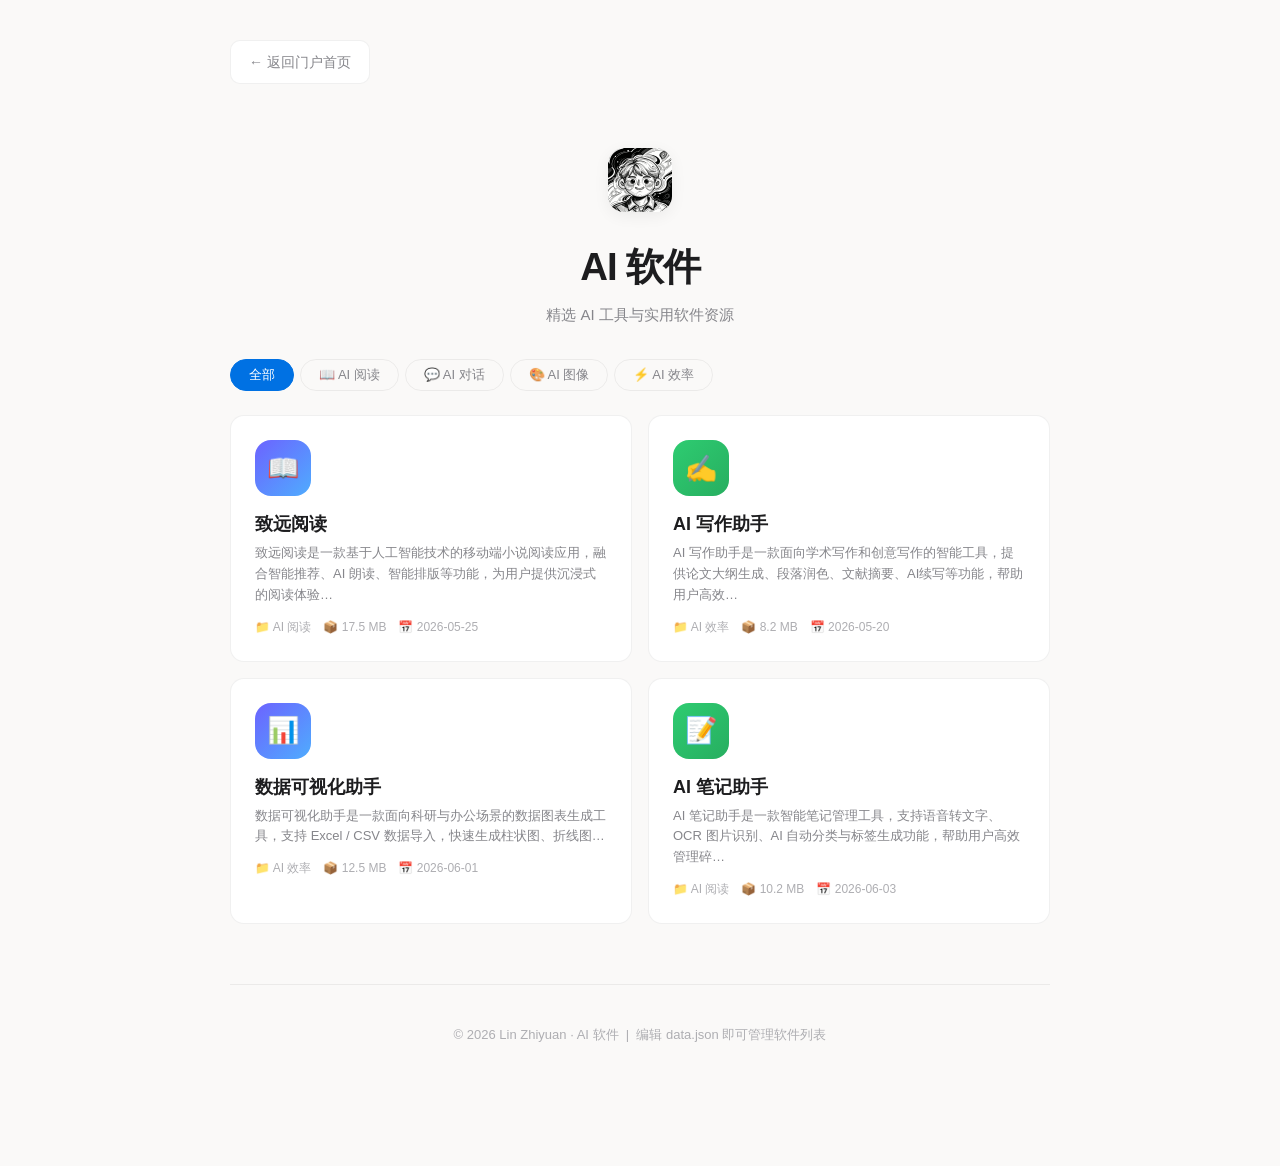
<file: content/ai-software/index.html>
<!DOCTYPE html>
<html lang="zh-CN">
<head>
<meta charset="UTF-8">
<meta name="viewport" content="width=device-width, initial-scale=1.0">
<meta name="description" content="Lin Zhiyuan 的 AI 软件 - 精选 AI 工具与实用软件资源下载">
<meta property="og:title" content="AI 软件 - Lin Zhiyuan">
<meta property="og:description" content="精选 AI 工具与实用软件资源下载">
<meta property="og:type" content="website">
<title>AI 软件 - Lin Zhiyuan</title>
<link rel="icon" href="../../favicon.ico" type="image/x-icon">
<link rel="stylesheet" href="../../assets/global.css">
<style>
.page-container { max-width: 960px; }

/* 分类筛选 */
.category-bar { display: flex; gap: 6px; flex-wrap: wrap; margin-bottom: 24px; }
.category-bar button {
  padding: 6px 18px; border-radius: 50px; font-size: 13px; cursor: pointer;
  border: 1px solid var(--border-card); background: transparent;
  color: var(--text-secondary); transition: var(--transition-fast);
}
.category-bar button:hover { color: var(--text-primary); border-color: var(--accent-1); background: rgba(233,69,96,0.06); }
.category-bar button.active { background: var(--accent-1); color: #fff; border-color: var(--accent-1); }

/* 软件卡片网格 */
.software-grid { display: grid; grid-template-columns: repeat(auto-fill, minmax(280px, 1fr)); gap: 16px; }
.software-card {
  background: var(--bg-card); border: 1px solid var(--border-card);
  border-radius: var(--radius-md); padding: 24px;
  transition: all 0.25s; cursor: pointer; position: relative; overflow: hidden;
}
.software-card::before {
  content: ''; position: absolute; top: 0; left: 0; right: 0; height: 3px;
  background: linear-gradient(90deg, var(--accent-1), var(--accent-2));
  opacity: 0; transition: opacity 0.3s;
}
.software-card:hover { background: var(--bg-card-hover); transform: translateY(-4px); box-shadow: var(--shadow-card); border-color: var(--border-card-hover); }
.software-card:hover::before { opacity: 1; }
.software-card .sw-icon {
  width: 56px; height: 56px; border-radius: 16px;
  display: flex; align-items: center; justify-content: center;
  font-size: 26px; color: #fff; margin-bottom: 14px;
}
.software-card .sw-name { font-size: 18px; font-weight: 600; margin-bottom: 4px; }
.software-card .sw-desc { font-size: 13px; color: var(--text-secondary); line-height: 1.6; }
.software-card .sw-meta {
  display: flex; gap: 12px; margin-top: 12px; font-size: 12px; color: var(--text-muted);
}
.software-card .sw-meta span { display: flex; align-items: center; gap: 3px; }

/* 软件详情视图 */
.sw-detail { display: none; }
.sw-detail.show { display: block; }
.sw-detail-top {
  display: flex; align-items: flex-start; gap: 24px;
  background: var(--bg-card); border: 1px solid var(--border-card);
  border-radius: var(--radius-lg); padding: 32px;
  margin-bottom: 24px;
}
.sw-detail-icon {
  width: 80px; height: 80px; border-radius: 20px; flex-shrink: 0;
  display: flex; align-items: center; justify-content: center;
  font-size: 36px; color: #fff;
}
.sw-detail-info { flex: 1; min-width: 0; }
.sw-detail-info h1 { font-size: 26px; font-weight: 700; margin-bottom: 8px; }
.sw-detail-info .sw-desc { font-size: 14px; color: var(--text-secondary); line-height: 1.7; margin-bottom: 16px; }
.sw-detail-meta { display: flex; flex-wrap: wrap; gap: 16px; margin-bottom: 16px; }
.sw-detail-meta .meta-item { display: flex; align-items: center; gap: 6px; font-size: 13px; color: var(--text-secondary); }
.sw-detail-meta .meta-item .label { color: var(--text-muted); }
.sw-detail-meta .meta-item .value { font-weight: 500; color: var(--text-primary); }

/* 下载按钮 */
.download-btn {
  display: inline-flex; align-items: center; gap: 8px;
  padding: 14px 32px; border-radius: 50px; font-size: 16px; font-weight: 600;
  background: var(--accent-1);
  color: #fff; border: none; cursor: pointer;
  transition: var(--transition-base); text-decoration: none;
}
.download-btn:hover { transform: translateY(-2px); box-shadow: 0 8px 32px rgba(233,69,96,0.4); }
.download-btn:active { transform: translateY(0); }
.download-btn.disabled { opacity: 0.5; cursor: not-allowed; pointer-events: none; }
.download-note { font-size: 12px; color: var(--text-muted); margin-top: 8px; }

/* 功能列表 */
.features-section {
  background: var(--bg-card); border: 1px solid var(--border-card);
  border-radius: var(--radius-md); padding: 24px 28px; margin-bottom: 24px;
}
.features-section h3 { font-size: 17px; font-weight: 600; margin-bottom: 16px; display: flex; align-items: center; gap: 8px; }
.features-section h3 .dot {
  width: 6px; height: 6px; border-radius: 50%;
  background: linear-gradient(135deg, var(--accent-1), var(--accent-2));
}
.features-list { display: grid; grid-template-columns: 1fr 1fr; gap: 10px; }
.features-list li {
  list-style: none; padding: 10px 14px; border-radius: 10px;
  background: var(--bg-card); border: 1px solid var(--border-card);
  font-size: 14px; display: flex; align-items: center; gap: 8px;
  color: var(--text-secondary);
}
.features-list li .check { color: var(--green); font-weight: 700; }

/* 截图展示 */
.screenshots-section {
  background: var(--bg-card); border: 1px solid var(--border-card);
  border-radius: var(--radius-md); padding: 24px 28px; margin-bottom: 24px;
}
.screenshots-section h3 { font-size: 17px; font-weight: 600; margin-bottom: 16px; display: flex; align-items: center; gap: 8px; }
.screenshots-section h3 .dot {
  width: 6px; height: 6px; border-radius: 50%;
  background: linear-gradient(135deg, var(--accent-1), var(--accent-2));
}
.screenshots-grid { display: grid; grid-template-columns: repeat(auto-fill, minmax(180px, 1fr)); gap: 12px; }
.screenshot-placeholder {
  aspect-ratio: 9/16; border-radius: 12px;
  background: rgba(255,255,255,0.04); border: 1px solid var(--border-card);
  display: flex; flex-direction: column; align-items: center; justify-content: center;
  gap: 8px; color: var(--text-muted); font-size: 13px;
}
.screenshot-placeholder .big-icon { font-size: 36px; }

/* 返回按钮 */
.back-link-bar { margin-bottom: 16px; display: flex; align-items: center; gap: 8px; }
.back-link-bar .back-btn {
  padding: 8px 18px; border-radius: 50px; font-size: 13px; cursor: pointer;
  background: var(--bg-card); border: 1px solid var(--border-card);
  color: var(--text-secondary); transition: var(--transition-fast);
}
.back-link-bar .back-btn:hover { color: var(--text-primary); border-color: var(--accent-1); }

/* 空状态 */
.empty-state { text-align: center; padding: 60px 20px; color: var(--text-secondary); font-size: 14px; }

/* 加载状态 */
.loading-state { text-align: center; padding: 60px; color: var(--text-muted); font-size: 14px; }

@media (max-width: 768px) {
  .software-grid { grid-template-columns: 1fr; gap: 12px; }
  .sw-detail-top { flex-direction: column; align-items: center; text-align: center; padding: 24px 20px; }
  .sw-detail-meta { justify-content: center; }
  .features-list { grid-template-columns: 1fr; }
  .screenshots-grid { grid-template-columns: repeat(auto-fill, minmax(140px, 1fr)); }
  .sw-detail-info h1 { font-size: 22px; }
}
</style>
</head>
<body>
<div class="page-container">
  <a class="back-home" href="../../">← 返回门户首页</a>

  <header class="page-header">
    <div style="margin-bottom:16px">
      <img src="../../assets/images/cute-avatar.png" alt="" style="width:64px;height:64px;border-radius:16px;object-fit:cover;display:inline-block;box-shadow:0 4px 16px rgba(0,0,0,0.06)">
    </div>
    <h1 id="pageTitle">AI 软件</h1>
    <p id="pageSubtitle">精选 AI 工具与实用软件资源</p>
  </header>

  <!-- 列表视图 -->
  <div id="viewList">
    <div class="category-bar" id="categoryBar"></div>
    <div class="software-grid" id="softwareGrid">
      <div class="loading-state" id="loadingState">加载中…</div>
    </div>
    <div class="empty-state hide" id="emptyState">该分类暂无软件</div>
  </div>

  <!-- 详情视图 -->
  <div class="sw-detail" id="viewDetail">
    <div class="back-link-bar">
      <span class="back-btn" id="detailBack">← 返回列表</span>
    </div>
    <div id="detailContent"></div>
  </div>

  <footer class="page-footer">
    <p>&copy; 2026 Lin Zhiyuan · AI 软件 &nbsp;|&nbsp; 编辑 data.json 即可管理软件列表</p>
  </footer>
</div>

<div class="toast" id="toast"></div>

<script>
(function() {
  'use strict';

  var data = null;

  function toast(msg) {
    var t = document.getElementById('toast');
    t.textContent = msg; t.classList.add('show');
    setTimeout(function() { t.classList.remove('show'); }, 2000);
  }

  function showView(id) {
    ['viewList', 'viewDetail'].forEach(function(v) {
      document.getElementById(v).classList.toggle('show', v === id);
      document.getElementById(v).style.display = (v === id) ? '' : 'none';
    });
  }

  function renderCategories(active) {
    var bar = document.getElementById('categoryBar');
    var cats = data.categories || [];
    var html = '<button class="' + (active === 'all' ? 'active' : '') + '" data-cat="all">全部</button>';
    cats.forEach(function(c) {
      html += '<button class="' + (active === c.id ? 'active' : '') + '" data-cat="' + c.id + '">' + c.icon + ' ' + c.name + '</button>';
    });
    bar.innerHTML = html;
    bar.querySelectorAll('button').forEach(function(btn) {
      btn.onclick = function() { renderSoftware(btn.getAttribute('data-cat')); };
    });
  }

  function renderSoftware(filter) {
    filter = filter || 'all';
    renderCategories(filter);
    var list = data.software || [];
    if (filter !== 'all') list = list.filter(function(s) { return s.category === filter; });
    var grid = document.getElementById('softwareGrid');
    var empty = document.getElementById('emptyState');
    if (list.length === 0) {
      grid.innerHTML = '';
      empty.classList.remove('hide');
      return;
    }
    empty.classList.add('hide');
    var html = '';
    list.forEach(function(s) {
      var g = s.gradient || ['#6c63ff', '#4facfe'];
      var cat = (data.categories || []).find(function(c) { return c.id === s.category; });
      var catName = cat ? cat.name : '未分类';
      html += '<div class="software-card" data-id="' + s.id + '">'
        + '<div class="sw-icon" style="background:linear-gradient(135deg,' + g[0] + ',' + g[1] + ')">' + s.icon + '</div>'
        + '<div class="sw-name">' + s.name + '</div>'
        + '<div class="sw-desc">' + s.description.slice(0, 60) + '…</div>'
        + '<div class="sw-meta">'
        + '<span>📁 ' + catName + '</span>'
        + '<span>📦 ' + (s.size || '未知') + '</span>'
        + '<span>📅 ' + s.updateDate + '</span>'
        + '</div></div>';
    });
    grid.innerHTML = html;
    grid.querySelectorAll('.software-card').forEach(function(card) {
      card.onclick = function() { showDetail(card.getAttribute('data-id')); };
    });
  }

  function showDetail(id) {
    var s = (data.software || []).find(function(x) { return x.id === id; });
    if (!s) return;
    showView('viewDetail');
    var g = s.gradient || ['#6c63ff', '#4facfe'];

    var featuresHtml = '';
    if (s.features && s.features.length) {
      featuresHtml = '<div class="features-section"><h3><span class="dot"></span>功能特性</h3><ul class="features-list">';
      s.features.forEach(function(f) {
        featuresHtml += '<li><span class="check">✓</span>' + f + '</li>';
      });
      featuresHtml += '</ul></div>';
    }

    var screenshotsHtml = '';
    if (s.screenshots && s.screenshots.length) {
      screenshotsHtml = '<div class="screenshots-section"><h3><span class="dot"></span>应用截图</h3><div class="screenshots-grid">';
      s.screenshots.forEach(function(img) {
        screenshotsHtml += '<div class="screenshot-placeholder"><span class="big-icon">📱</span><span>' + img.alt + '</span></div>';
      });
      screenshotsHtml += '</div></div>';
    }

    var hasDownload = s.downloadUrl && s.downloadUrl.length > 0;
    var downloadHtml = hasDownload
      ? '<a class="download-btn" href="' + s.downloadUrl + '" download>📥 下载 APK (' + (s.size || '') + ')</a>'
      : '<span class="download-btn disabled">⏳ 即将上线</span>';

    var detailHtml = '<div class="sw-detail-top">'
      + '<div class="sw-detail-icon" style="background:linear-gradient(135deg,' + g[0] + ',' + g[1] + ')">' + s.icon + '</div>'
      + '<div class="sw-detail-info">'
      + '<h1>' + s.name + '</h1>'
      + '<div class="sw-desc">' + s.description + '</div>'
      + '<div class="sw-detail-meta">'
      + '<div class="meta-item"><span class="label">版本</span><span class="value">' + (s.version || '—') + '</span></div>'
      + '<div class="meta-item"><span class="label">大小</span><span class="value">' + (s.size || '—') + '</span></div>'
      + '<div class="meta-item"><span class="label">系统要求</span><span class="value">' + (s.requirements || '—') + '</span></div>'
      + '<div class="meta-item"><span class="label">更新日期</span><span class="value">' + (s.updateDate || '—') + '</span></div>'
      + '</div>'
      + '<div style="margin-top:8px">' + downloadHtml + '</div>'
      + (s.note ? '<div class="download-note">💡 ' + s.note + '</div>' : '')
      + '</div></div>';

    document.getElementById('detailContent').innerHTML = detailHtml + featuresHtml + screenshotsHtml;
    window.scrollTo({ top: 0, behavior: 'smooth' });
  }

  document.getElementById('detailBack').onclick = function() { showView('viewList'); };

  document.getElementById('loadingState').classList.add('hide');
  fetch('data.json').then(function(r) { return r.json(); }).then(function(d) {
    data = d || { title: 'AI 软件', subtitle: '', categories: [], software: [] };
    if (data.title) document.getElementById('pageTitle').textContent = data.title;
    if (data.subtitle) document.getElementById('pageSubtitle').textContent = data.subtitle;
    showView('viewList');
    renderSoftware('all');
  }).catch(function() {
    document.getElementById('softwareGrid').innerHTML = '<div style="text-align:center;padding:60px;color:var(--red)">加载数据失败，请检查 data.json</div>';
  });
})();
</script>
</body>
</html>
</file>
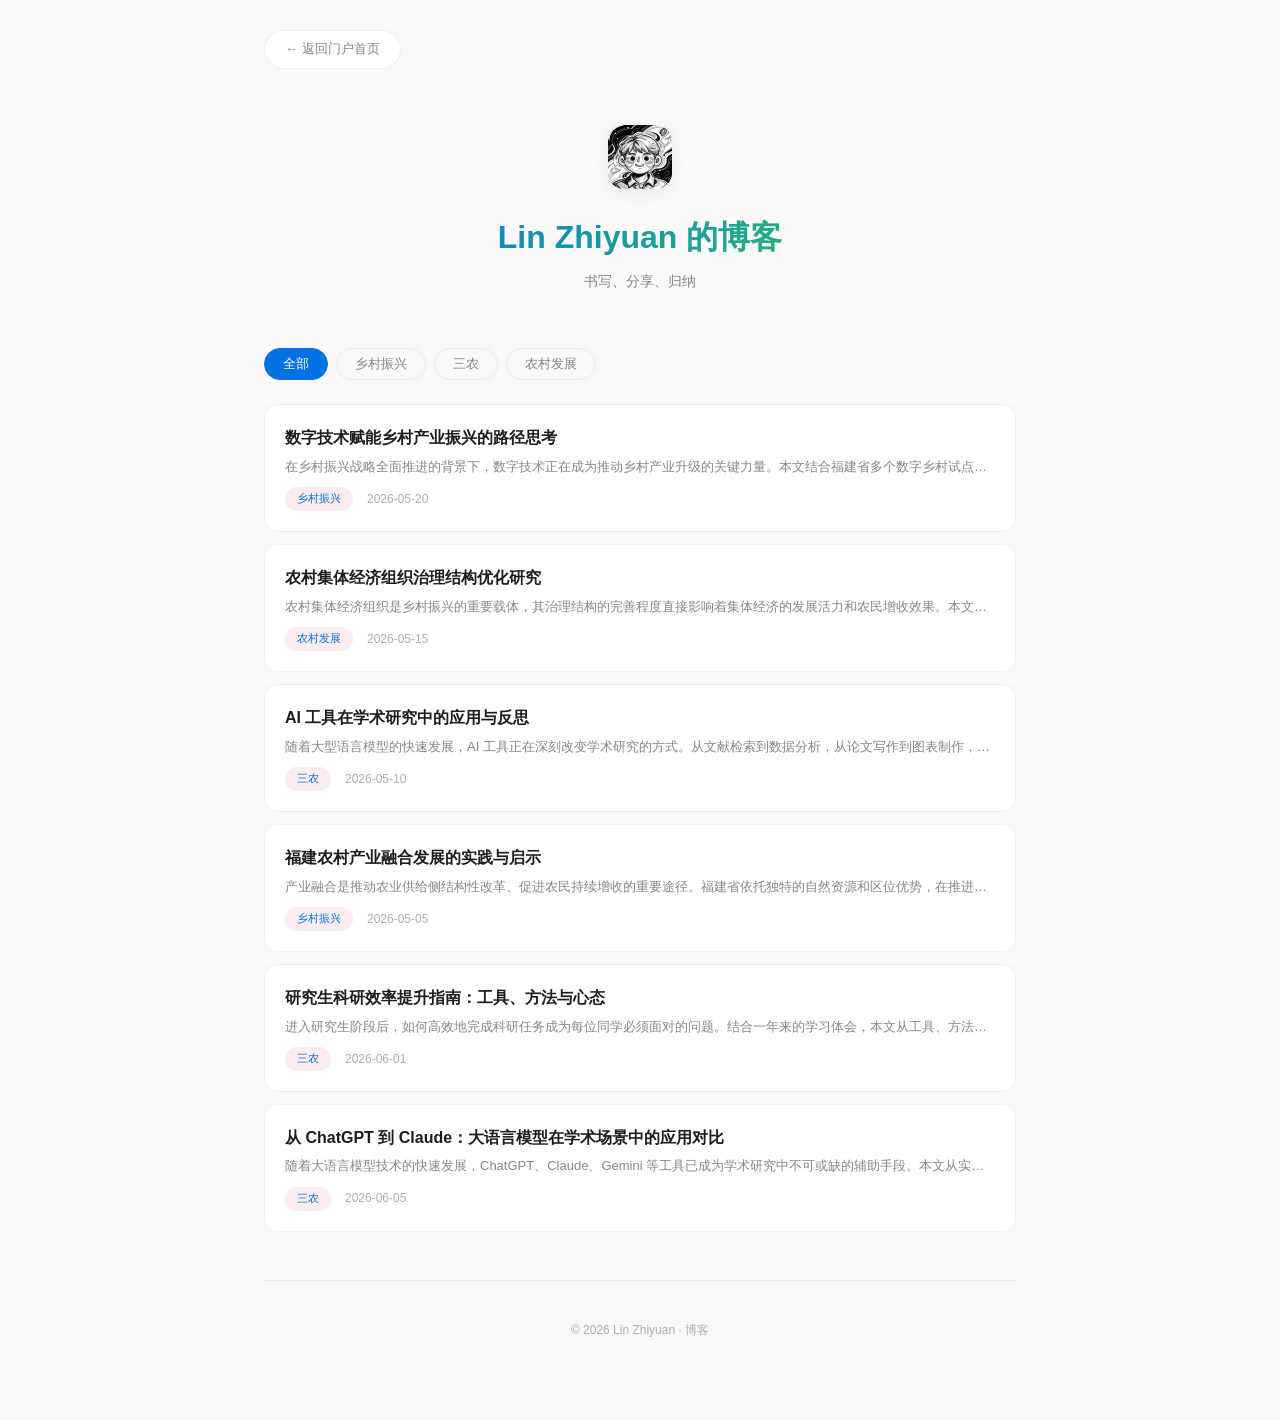
<file: content/blog/index.html>
<!DOCTYPE html>
<html lang="zh-CN">
<head>
<meta charset="UTF-8">
<meta name="viewport" content="width=device-width, initial-scale=1.0">
<meta http-equiv="Cache-Control" content="no-cache, no-store, must-revalidate">
<meta http-equiv="Pragma" content="no-cache">
<meta http-equiv="Expires" content="0">
<title>Lin Zhiyuan 的博客</title>
<link rel="stylesheet" href="../../assets/global.css">
<style>
.wrapper { max-width: 800px; margin: 0 auto; padding: 30px 24px 80px; }

.back-btn {
  display: inline-block; margin-bottom: 16px;
  padding: 8px 20px; border-radius: 50px;
  background: var(--bg-card); border: 1px solid var(--border-card);
  color: var(--text-secondary); font-size: 13px; text-decoration: none;
  transition: var(--transition-fast);
}
.back-btn:hover { color: var(--text-primary); border-color: var(--accent-1); background: rgba(233,69,96,0.08); }

.blog-header {
  text-align: center; padding: 40px 0 28px;
  margin-bottom: 28px;
}
.blog-header h1 {
  font-size: clamp(1.5rem, 3vw, 2rem); font-weight: 700;
  background: var(--accent-gradient);
  -webkit-background-clip: text; -webkit-text-fill-color: transparent;
  background-clip: text;
}
.blog-header p { color: var(--text-secondary); font-size: 14px; margin-top: 6px; }

.cat-filter { display: flex; gap: 8px; flex-wrap: wrap; margin-bottom: 24px; }
.cat-filter button {
  padding: 6px 18px; border-radius: 50px; font-size: 13px; cursor: pointer;
  border: 1px solid var(--border-card); background: transparent; color: var(--text-secondary);
  transition: var(--transition-fast); font-weight: 500;
}
.cat-filter button:hover { color: var(--text-primary); border-color: var(--accent-1); background: rgba(233,69,96,0.06); }
.cat-filter button.active { background: var(--accent-1); color: #fff; border-color: var(--accent-1); }

.post-list { display: flex; flex-direction: column; gap: 12px; }
.post-card {
  background: var(--bg-card); border: 1px solid var(--border-card);
  border-radius: var(--radius-md); padding: 20px;
  transition: var(--transition-base); cursor: pointer;
}
.post-card:hover {
  border-color: var(--border-card-hover);
  background: var(--bg-card-hover);
  transform: translateY(-2px);
}
.post-card .title { font-size: 16px; font-weight: 600; margin-bottom: 6px; }
.post-card .excerpt {
  font-size: 13px; color: var(--text-secondary);
  overflow: hidden; text-overflow: ellipsis; white-space: nowrap;
}
.post-card .meta {
  display: flex; gap: 14px; font-size: 12px; color: var(--text-muted);
  margin-top: 10px; align-items: center;
}
.post-card .cat-tag {
  display: inline-block; padding: 3px 12px; border-radius: 50px;
  font-size: 11px; background: rgba(233,69,96,0.1); color: var(--accent-1);
}

.empty { text-align: center; padding: 60px 20px; color: var(--text-secondary); font-size: 14px; }

.detail { display: none; }
.detail.show { display: block; }
.detail .back-link {
  display: inline-block; margin-bottom: 20px;
  padding: 8px 20px; border-radius: 50px;
  background: var(--bg-card); border: 1px solid var(--border-card);
  color: var(--text-secondary); font-size: 13px; cursor: pointer; text-decoration: none;
  transition: var(--transition-fast);
}
.detail .back-link:hover { color: var(--text-primary); border-color: var(--accent-1); }
.detail h1 { font-size: clamp(1.3rem, 3vw, 1.8rem); margin: 16px 0 12px; font-weight: 700; }
.detail .meta {
  display: flex; gap: 14px; font-size: 13px; color: var(--text-secondary);
  padding-bottom: 16px; border-bottom: 1px solid var(--border-card); margin-bottom: 24px;
  align-items: center;
}
.detail .content { font-size: 15px; color: var(--text-secondary); line-height: 1.9; }
.detail .content p { margin-bottom: 16px; }
.detail .content h2 {
  font-size: 20px; margin: 32px 0 14px; padding-left: 14px;
  border-left: 3px solid var(--accent-1); color: var(--text-primary);
}
.detail .content h3 { font-size: 17px; margin: 24px 0 10px; color: var(--text-primary); }
.detail .content blockquote {
  border-left: 3px solid var(--accent-1); padding: 12px 18px; margin: 18px 0;
  background: rgba(233,69,96,0.04); border-radius: 0 var(--radius-xs) var(--radius-xs) 0;
  color: var(--text-secondary);
}
.detail .content ul, .detail .content ol { padding-left: 24px; margin-bottom: 14px; }
.detail .content li { margin-bottom: 6px; }
.detail .content a { color: var(--accent-1); text-decoration: underline; }
.detail .content .highlight {
  background: var(--bg-card); border: 1px solid var(--border-card);
  border-radius: var(--radius-md); padding: 20px; margin: 18px 0;
}

.blog-footer {
  text-align: center; padding: 40px 0 0;
  border-top: 1px solid var(--border-card); margin-top: 48px;
  font-size: 12px; color: var(--text-muted);
}

.hide { display: none; }
.loading-state { text-align: center; padding: 60px; color: var(--text-secondary); font-size: 14px; }

@media (max-width: 600px) {
  .wrapper { padding: 20px 16px 60px; }
  .blog-header { padding: 24px 0 20px; }
  .blog-header h1 { font-size: 1.3rem; }
  .detail h1 { font-size: 1.2rem; }
}
</style>
</head>
<body>
<div class="wrapper">
  <a class="back-btn" href="../../">← 返回门户首页</a>

  <header class="blog-header">
    <div style="margin-bottom:16px">
      <img src="../../assets/images/cute-avatar.png" alt="" style="width:64px;height:64px;border-radius:16px;object-fit:cover;display:inline-block;box-shadow:0 4px 16px rgba(0,0,0,0.06)">
    </div>
    <h1>Lin Zhiyuan 的博客</h1>
    <p>书写、分享、归纳</p>
  </header>

  <div class="cat-filter" id="catFilter"></div>

  <div id="viewList">
    <div class="post-list" id="postList">
      <div class="loading-state" id="loadingState">加载中…</div>
    </div>
    <div class="empty hide" id="emptyState">暂无文章</div>
  </div>

  <div class="detail" id="viewDetail">
    <a class="back-link" id="detailBack">← 返回列表</a>
    <h1 id="detailTitle"></h1>
    <div class="meta">
      <span id="detailDate"></span>
      <span id="detailCat"></span>
    </div>
    <div class="content" id="detailContent"></div>
  </div>

  <footer class="blog-footer">
    <p>&copy; 2026 Lin Zhiyuan · 博客</p>
  </footer>
</div>

<div class="toast" id="toast"></div>

<script>
(function() {
  'use strict';

  var data = null;
  var DEFAULT_CATS = [
    { name: '乡村振兴', color: '#e94560' },
    { name: '三农', color: '#2ecc71' },
    { name: '农村发展', color: '#f39c12' }
  ];

  function toast(msg) {
    var t = document.getElementById('toast');
    t.textContent = msg; t.classList.add('show');
    setTimeout(function() { t.classList.remove('show'); }, 2000);
  }

  function showView(id) {
    ['viewList', 'viewDetail'].forEach(function(v) {
      document.getElementById(v).classList.toggle('show', v === id);
      document.getElementById(v).style.display = (v === id) ? '' : 'none';
    });
  }

  function renderCatFilter(active) {
    var el = document.getElementById('catFilter');
    var cats = data.categories || DEFAULT_CATS;
    var html = '<button class="' + (active === 'all' ? 'active' : '') + '" data-cat="all">全部</button>';
    cats.forEach(function(c) {
      html += '<button class="' + (active === c.name ? 'active' : '') + '" data-cat="' + c.name + '">' + c.name + '</button>';
    });
    el.innerHTML = html;
    el.querySelectorAll('button').forEach(function(btn) {
      btn.onclick = function() { renderPosts(btn.getAttribute('data-cat')); };
    });
  }

  function renderPosts(filter) {
    filter = filter || 'all';
    renderCatFilter(filter);
    var posts = data.posts || [];
    if (filter !== 'all') posts = posts.filter(function(p) { return p.category === filter; });
    var list = document.getElementById('postList');
    var empty = document.getElementById('emptyState');
    if (posts.length === 0) { list.innerHTML = ''; empty.classList.remove('hide'); return; }
    empty.classList.add('hide');
    var html = '';
    posts.forEach(function(p) {
      var cat = p.category || '未分类';
      var excerpt = p.content.replace(/<[^>]+>/g, '').slice(0, 80);
      html += '<div class="post-card" data-id="' + p.id + '">'
        + '<div class="title">' + p.title + '</div>'
        + '<div class="excerpt">' + excerpt + '…</div>'
        + '<div class="meta">'
        + '<span class="cat-tag">' + cat + '</span>'
        + '<span>' + p.date + '</span>'
        + '</div></div>';
    });
    list.innerHTML = html;
    list.querySelectorAll('.post-card').forEach(function(card) {
      card.onclick = function() { showDetail(card.getAttribute('data-id')); };
    });
  }

  function showDetail(id) {
    var p = (data.posts || []).find(function(x) { return x.id === id; });
    if (!p) return;
    document.getElementById('detailTitle').textContent = p.title;
    document.getElementById('detailDate').textContent = '📅 ' + p.date;
    document.getElementById('detailCat').innerHTML = '<span style="display:inline-block;padding:3px 12px;border-radius:50px;font-size:12px;background:rgba(233,69,96,0.1);color:var(--accent-1)">' + (p.category || '未分类') + '</span>';
    document.getElementById('detailContent').innerHTML = p.content;
    showView('viewDetail');
    window.scrollTo({ top: 0, behavior: 'smooth' });
  }

  document.getElementById('detailBack').onclick = function() { showView('viewList'); };

  document.getElementById('loadingState').classList.remove('hide');
  fetch('data.json').then(function(r) { return r.json(); }).then(function(d) {
    data = d || { posts: [], categories: DEFAULT_CATS };
    document.getElementById('loadingState').classList.add('hide');
    if (!data.categories) data.categories = DEFAULT_CATS;
    if (!data.posts) data.posts = [];
    showView('viewList');
    renderPosts('all');
  }).catch(function(e) {
    document.getElementById('postList').innerHTML = '<div style="text-align:center;padding:60px;color:var(--text-secondary)">加载数据失败，请检查 data.json</div>';
  });
})();
</script>
</body>
</html>
</file>
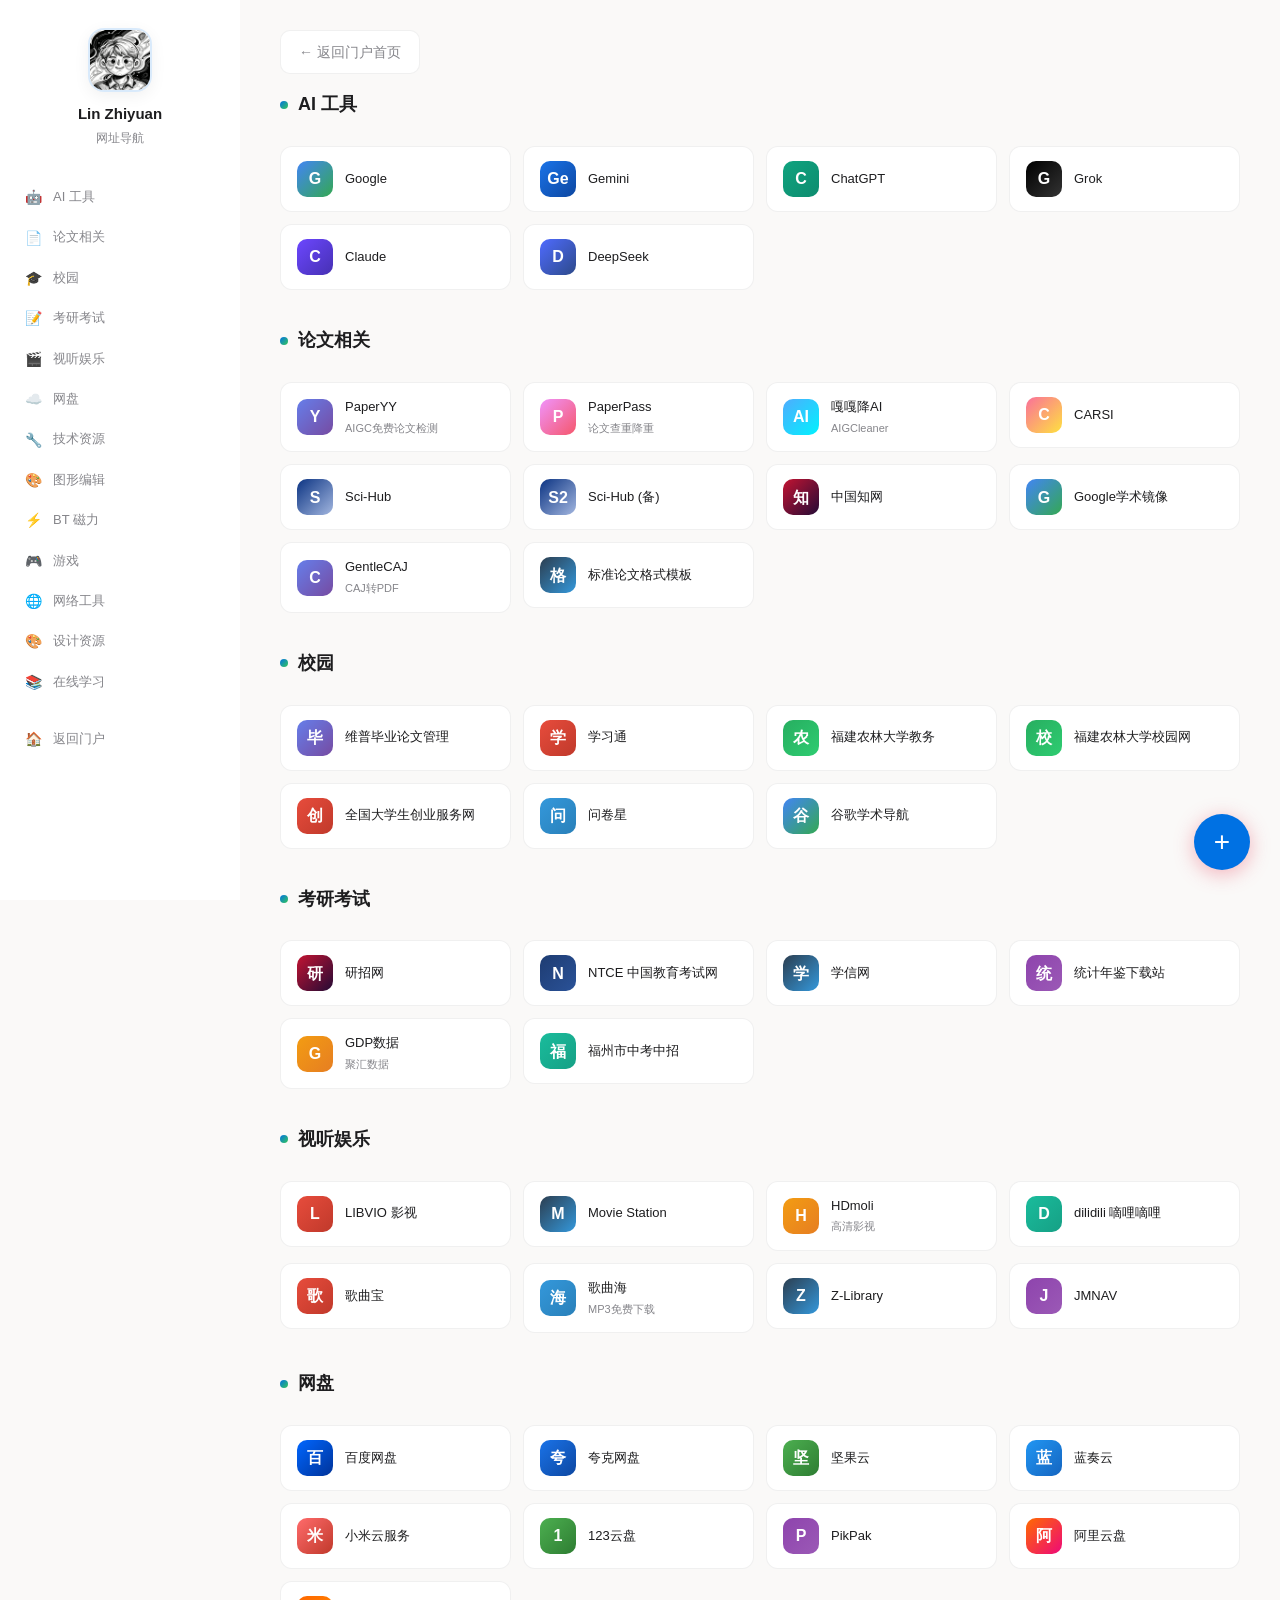
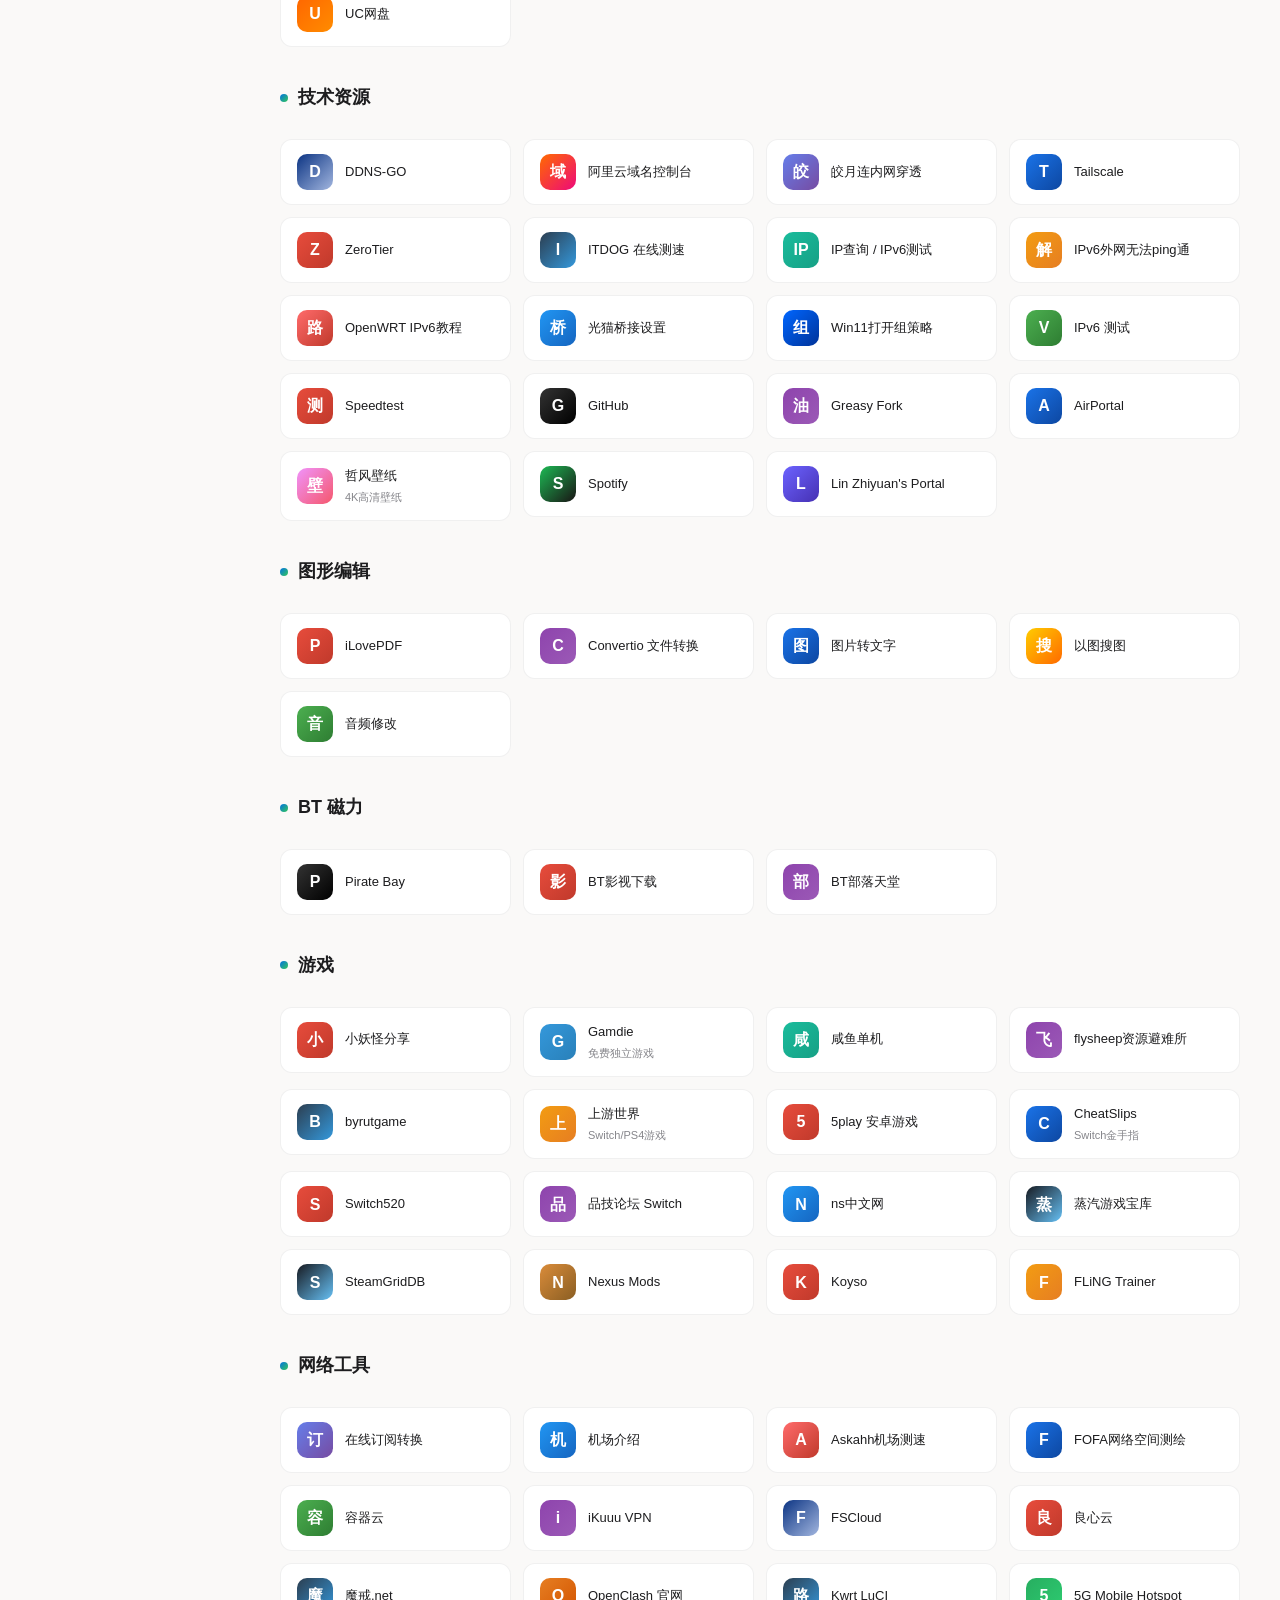
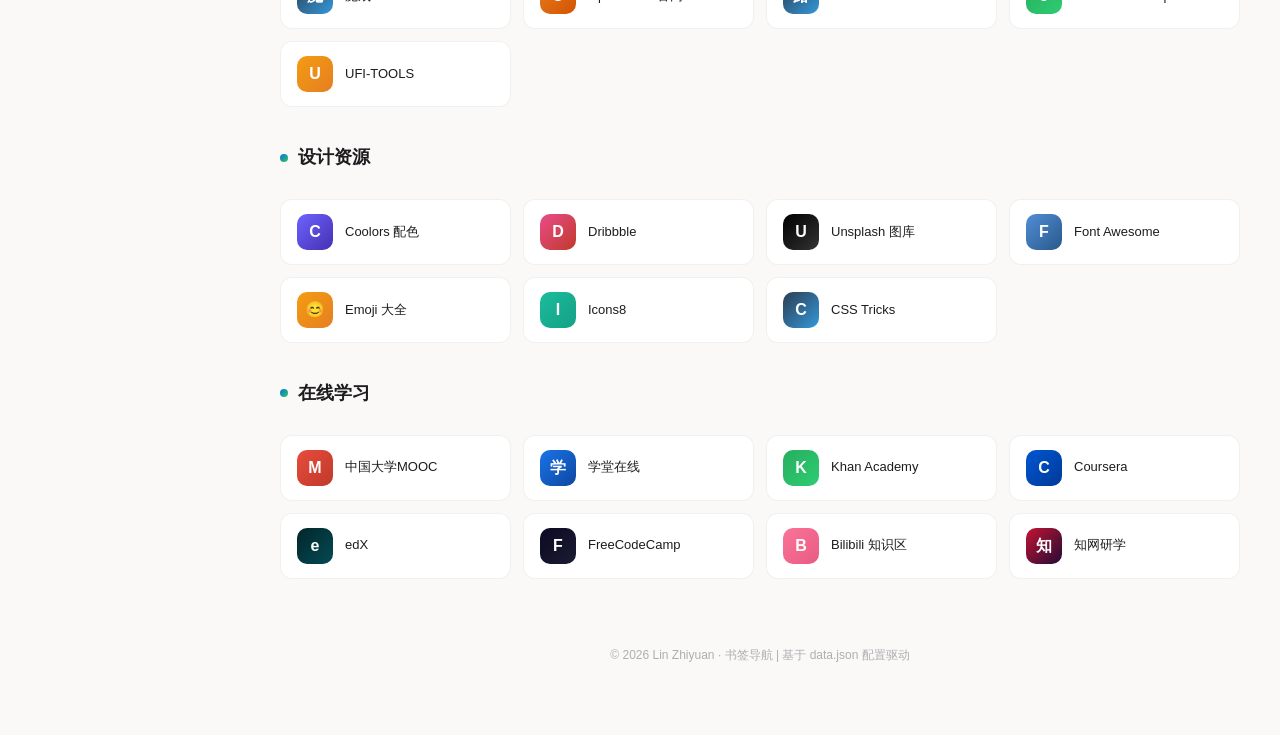
<file: content/bookmarks/index.html>
<!DOCTYPE html>
<html lang="zh-CN">
<head>
<!--
  ================================================================
  书签导航站 — bookmarks/index.html
  从 data.json 读取所有书签数据，支持增删改
  无密码保护，直接访问
  ================================================================
-->
<meta charset="UTF-8">
<meta name="viewport" content="width=device-width, initial-scale=1.0">
<meta name="description" content="Lin Zhiyuan 的个人书签导航 - AI工具、论文、校园、网盘等常用网站分类导航">
<meta property="og:title" content="Lin Zhiyuan 的书签导航">
<meta property="og:description" content="个人常用网站书签导航，涵盖AI工具、论文、校园、网盘等分类">
<meta property="og:type" content="website">
<title>Lin Zhiyuan 的书签导航</title>
<link rel="icon" href="../../favicon.ico" type="image/x-icon">
<link rel="stylesheet" href="../../assets/global.css">
<style>
:root { --sidebar-width: 240px; }

/* 侧边栏 */
.sidebar {
  position: fixed; left: 0; top: 0;
  width: var(--sidebar-width); height: 100vh;
  background: var(--bg-secondary);
  z-index: 1000; overflow-y: auto; overflow-x: hidden;
  transition: transform 0.3s;
}
.sidebar::-webkit-scrollbar { width: 4px; }
.sidebar::-webkit-scrollbar-thumb { background: rgba(255,255,255,0.2); border-radius: 2px; }
.sidebar-header {
  padding: 28px 20px 18px; text-align: center;
  border-bottom: 1px solid rgba(255,255,255,0.08);
}
.sidebar-header .avatar {
  width: 64px; height: 64px; border-radius: 50%; margin: 0 auto 10px;
  background: var(--accent-gradient);
  display: flex; align-items: center; justify-content: center;
  font-size: 26px; font-weight: 700; color: #fff;
  border: 2px solid rgba(255,255,255,0.2);
}
.sidebar-header h2 { font-size: 15px; }
.sidebar-header p { font-size: 12px; color: var(--text-secondary); margin-top: 3px; }
.sidebar-nav { padding: 10px 0; }
.sidebar-nav a {
  display: flex; align-items: center; padding: 9px 20px;
  font-size: 13px; color: var(--text-secondary); transition: all 0.2s;
  border-left: 3px solid transparent;
}
.sidebar-nav a:hover, .sidebar-nav a.active {
  color: var(--text-primary); background: rgba(233,69,96,0.08); border-left-color: var(--accent-1);
}
.sidebar-nav a .icon { width: 20px; margin-right: 10px; text-align: center; font-size: 14px; }
.sidebar-nav .nav-sep {
  height: 1px; background: rgba(255,255,255,0.06);
  margin: 8px 0;
}

/* 主内容区 */
.main {
  margin-left: var(--sidebar-width);
  padding: 30px 40px 60px;
  max-width: 1400px;
}
.back-home { margin-bottom: 16px; }
.section { margin-bottom: 36px; }
.section-title {
  display: flex; align-items: center; gap: 10px;
  font-size: 18px; font-weight: 600; margin-bottom: 16px;
  padding-bottom: 10px; border-bottom: 1px solid rgba(255,255,255,0.06);
}
.section-title .dot {
  width: 8px; height: 8px; border-radius: 50%;
  background: linear-gradient(135deg, var(--accent-1), var(--accent-2));
}
.cards {
  display: grid;
  grid-template-columns: repeat(auto-fill, minmax(200px, 1fr));
  gap: 12px;
}
.card {
  background: var(--bg-card);
  border: 1px solid var(--border-card);
  border-radius: 12px; padding: 14px 16px;
  transition: all 0.25s; cursor: pointer;
  display: flex; align-items: center; gap: 12px;
}
.card:hover {
  background: var(--bg-card-hover); transform: translateY(-2px);
  box-shadow: var(--shadow-card); border-color: var(--border-card-hover);
}
.card-icon {
  width: 36px; height: 36px; border-radius: 10px; flex-shrink: 0;
  display: flex; align-items: center; justify-content: center;
  font-size: 16px; color: #fff; font-weight: 600;
}
.card-body { min-width: 0; flex: 1; }
.card-body .name {
  font-size: 13px; font-weight: 500;
  white-space: nowrap; overflow: hidden; text-overflow: ellipsis;
}
.card-body .desc {
  font-size: 11px; color: var(--text-secondary);
  white-space: nowrap; overflow: hidden; text-overflow: ellipsis; margin-top: 2px;
}

/* 删除按钮 */
.card-wrap { position: relative; }
.card-del {
  position: absolute; top: -6px; right: -6px;
  width: 22px; height: 22px; border-radius: 50%;
  background: var(--red); color: #fff;
  border: 2px solid var(--bg-primary);
  display: none; align-items: center; justify-content: center;
  font-size: 14px; font-weight: 700; cursor: pointer; z-index: 2;
}
.card-wrap:hover .card-del { display: flex; }
.card-del:hover { background: var(--red); }

/* 移动端菜单 */
.menu-toggle {
  display: none; position: fixed; top: 12px; left: 12px; z-index: 1100;
  width: 40px; height: 40px; border-radius: 10px;
  background: var(--bg-card);
  border: 1px solid var(--border-card);
  color: var(--text-primary); font-size: 20px; cursor: pointer;
  align-items: center; justify-content: center;
}
.overlay {
  display: none; position: fixed; inset: 0; background: rgba(0,0,0,0.5);
  z-index: 999; opacity: 0; transition: opacity 0.3s;
}

/* FAB 添加按钮 */
.fab {
  position: fixed; bottom: 30px; right: 30px; z-index: 900;
  width: 56px; height: 56px; border-radius: 50%;
  background: var(--accent-1);
  color: #fff; font-size: 28px; border: none; cursor: pointer;
  box-shadow: 0 4px 20px rgba(233,69,96,0.4);
  display: flex; align-items: center; justify-content: center;
  transition: transform 0.2s, box-shadow 0.2s;
}
.fab:hover { transform: scale(1.1); box-shadow: 0 6px 28px rgba(233,69,96,0.6); }

/* 弹窗 */
.modal-overlay {
  display: none; position: fixed; inset: 0; background: rgba(0,0,0,0.6);
  z-index: 2000; align-items: center; justify-content: center;
  backdrop-filter: blur(4px);
}
.modal-overlay.show { display: flex; }
.modal {
  background: var(--bg-secondary); border: 1px solid var(--border-card);
  border-radius: 16px; padding: 24px;
  width: 90%; max-width: 420px; max-height: 90vh; overflow-y: auto;
}
.modal h3 { font-size: 18px; margin-bottom: 20px; }
.modal label { display: block; font-size: 13px; color: var(--text-secondary); margin: 12px 0 4px; }
.modal input, .modal select {
  width: 100%; padding: 10px 14px; border-radius: 8px;
  background: rgba(255,255,255,0.06); border: 1px solid var(--border-card);
  color: var(--text-primary); font-size: 14px; outline: none;
}
.modal input:focus, .modal select:focus { border-color: var(--accent-1); }
.modal select option { background: var(--bg-secondary); color: var(--text-primary); }
.modal-actions { display: flex; gap: 10px; margin-top: 20px; justify-content: flex-end; }
.modal-actions button {
  padding: 8px 20px; border-radius: 8px; font-size: 14px;
  cursor: pointer; border: 1px solid var(--border-card); transition: all 0.2s;
}
.btn-primary { background: var(--accent-1); color: #fff; border-color: var(--accent-1); }
.btn-primary:hover { opacity: 0.85; }
.btn-secondary { background: transparent; color: var(--text-secondary); }
.btn-secondary:hover { color: #fff; background: rgba(255,255,255,0.06); }
.btn-danger { background: transparent; color: var(--red); border-color: var(--red); }
.btn-danger:hover { background: rgba(231,76,60,0.1); }

/* 颜色选择器 */
.color-picker { display: flex; gap: 8px; flex-wrap: wrap; margin-top: 4px; }
.color-picker span {
  width: 32px; height: 32px; border-radius: 8px; cursor: pointer;
  border: 2px solid transparent; transition: var(--transition-fast);
}
.color-picker span:hover { transform: scale(1.15); }
.color-picker span.active { border-color: #fff; transform: scale(1.1); }

/* 页脚 */
.footer {
  text-align: center; padding: 30px 0 10px;
  font-size: 12px; color: var(--text-muted);
  border-top: 1px solid rgba(255,255,255,0.06);
}

@media (max-width: 768px) {
  .menu-toggle { display: flex; }
  .sidebar { transform: translateX(-100%); }
  .sidebar.open { transform: translateX(0); }
  .overlay.show { display: block; opacity: 1; }
  .main { margin-left: 0; padding: 60px 16px 30px; }
  .cards { grid-template-columns: repeat(auto-fill, minmax(160px, 1fr)); }
  .fab { bottom: 20px; right: 20px; width: 48px; height: 48px; font-size: 24px; }
}
</style>
</head>
<body>

<button class="menu-toggle" id="menuToggle">☰</button>
<div class="overlay" id="overlay"></div>

<!-- 侧边栏 -->
<aside class="sidebar" id="sidebar">
  <div class="sidebar-header">
    <img src="../../assets/images/cute-avatar.png" alt="" style="width:64px;height:64px;border-radius:16px;object-fit:cover;display:block;margin:0 auto 10px;border:2px solid rgba(0,113,227,0.15);box-shadow:0 4px 16px rgba(0,0,0,0.06)">
    <h2>Lin Zhiyuan</h2>
    <p>网址导航</p>
  </div>
  <nav class="sidebar-nav" id="sidebarNav">
    <!-- 由 JS 动态生成 -->
  </nav>
</aside>

<!-- 主内容 -->
<div class="main">
  <a class="back-home" href="../../">← 返回门户首页</a>
  <div id="contentArea">
    <!-- 由 JS 动态生成书签分区 -->
  </div>
  <footer class="footer">
    <p>&copy; 2026 Lin Zhiyuan · 书签导航 | 基于 data.json 配置驱动</p>
  </footer>
</div>

<!-- 添加书签 FAB -->
<button class="fab" id="addBtn" title="添加书签">+</button>

<!-- 添加书签弹窗 -->
<div class="modal-overlay" id="modalOverlay">
  <div class="modal">
    <h3>添加书签</h3>
    <label>网站名称</label>
    <input type="text" id="inputName" placeholder="例如：百度">
    <label>网址</label>
    <input type="text" id="inputUrl" placeholder="https://example.com">
    <label>图标字母</label>
    <input type="text" id="inputIcon" placeholder="B" maxlength="3" style="width:80px">
    <label>分类</label>
    <select id="inputSection"></select>
    <label>图标颜色</label>
    <div class="color-picker" id="colorPicker"></div>
    <div class="modal-actions">
      <button class="btn-secondary" id="modalCancel">取消</button>
      <button class="btn-danger" id="resetBtn" style="margin-right:auto">重置默认</button>
      <button class="btn-primary" id="modalSave">保存</button>
    </div>
  </div>
</div>

<div class="toast" id="toast"></div>

<script>
/**
 * 书签导航页核心逻辑
 * - 从 data.json 加载所有书签数据
 * - 渲染侧边栏导航 + 分类卡片网格
 * - 支持用户自定义添加/删除书签（存入 localStorage）
 */
(function() {
  'use strict';

  var DATA_URL = 'data.json';
  var COLORS = ['#e94560','#6c63ff','#4facfe','#2ecc71','#f39c12','#1abc9c','#3498db','#9b59b6','#e67e22','#1e3c72','#c31432','#f093fb'];
  var activeColor = COLORS[0];
  var bookData = null;  // 原始 JSON 数据
  var userData = null;  // 用户自定义数据（deleted / custom）

  /* --- 工具函数 --- */
  function toast(msg) {
    var t = document.getElementById('toast');
    t.textContent = msg; t.classList.add('show');
    setTimeout(function() { t.classList.remove('show'); }, 2000);
  }

  function saveUser() {
    try { localStorage.setItem('bookmarks-user', JSON.stringify(userData)); } catch (e) {}
  }

  function loadUser() {
    try { return JSON.parse(localStorage.getItem('bookmarks-user')) || { deleted: [], custom: [] }; }
    catch (e) { return { deleted: [], custom: [] }; }
  }

  /* --- 加载数据 --- */
  function loadData() {
    return fetch(DATA_URL).then(function(r) { return r.json(); });
  }

  /* --- 渲染侧边栏导航 --- */
  function renderSidebar() {
    var nav = document.getElementById('sidebarNav');
    var html = '';
    bookData.categories.forEach(function(cat) {
      html += '<a href="#' + cat.id + '"><span class="icon">' + cat.icon + '</span>' + cat.name + '</a>';
    });
    html += '<div class="nav-sep"></div>';
    html += '<a href="../../"><span class="icon">🏠</span>返回门户</a>';
    nav.innerHTML = html;

    // 滚动监听
    var navLinks = nav.querySelectorAll('a[href^="#"]');
    var sections = document.querySelectorAll('.section');
    window.addEventListener('scroll', function() {
      var top = window.scrollY + 100;
      var current = '';
      sections.forEach(function(sec) { if (sec.offsetTop <= top) current = sec.id; });
      navLinks.forEach(function(a) {
        a.classList.toggle('active', a.getAttribute('href') === '#' + current);
      });
    });
  }

  /* --- 渲染书签卡片 --- */
  function createCard(item) {
    var card = document.createElement('a');
    card.className = 'card';
    card.href = item.url;
    card.target = '_blank';
    var g = item.gradient || ['#6c63ff', '#4630b3'];
    var desc = item.desc ? '<div class="desc">' + item.desc + '</div>' : '';
    card.innerHTML = '<div class="card-icon" style="background:linear-gradient(135deg,' + g[0] + ',' + g[1] + ')">' + item.icon + '</div>'
      + '<div class="card-body"><div class="name">' + item.name + '</div>' + desc + '</div>';
    return card;
  }

  function renderContent() {
    var area = document.getElementById('contentArea');
    area.innerHTML = '';

    // 从 JSON 构建被删除的 URL 集合
    var deletedSet = {};
    (userData.deleted || []).forEach(function(url) { deletedSet[url] = true; });

    bookData.categories.forEach(function(cat) {
      var sec = document.createElement('div');
      sec.className = 'section';
      sec.id = cat.id;
      sec.innerHTML = '<h2 class="section-title"><span class="dot"></span>' + cat.name + '</h2>';
      var grid = document.createElement('div');
      grid.className = 'cards';

      // 渲染默认书签
      (cat.items || []).forEach(function(item) {
        if (deletedSet[item.url]) return;
        var wrap = document.createElement('div');
        wrap.className = 'card-wrap';
        wrap.appendChild(createCard(item));
        var del = document.createElement('span');
        del.className = 'card-del';
        del.textContent = '×';
        del.onclick = function(e) {
          e.preventDefault(); e.stopPropagation();
          userData.deleted.push(item.url);
          saveUser();
          wrap.style.opacity = '0'; wrap.style.transform = 'scale(0.8)';
          setTimeout(function() { wrap.remove(); }, 200);
          toast('已删除');
        };
        wrap.appendChild(del);
        grid.appendChild(wrap);
      });

      // 渲染用户自定义书签
      (userData.custom || []).forEach(function(item, idx) {
        if (item.section !== cat.id) return;
        var wrap = document.createElement('div');
        wrap.className = 'card-wrap';
        wrap.appendChild(createCard(item));
        var del = document.createElement('span');
        del.className = 'card-del';
        del.textContent = '×';
        del.onclick = function(e) {
          e.preventDefault(); e.stopPropagation();
          userData.custom.splice(idx, 1);
          saveUser();
          wrap.style.opacity = '0';
          setTimeout(function() { wrap.remove(); }, 200);
          toast('已删除');
        };
        wrap.appendChild(del);
        grid.appendChild(wrap);
      });

      sec.appendChild(grid);
      area.appendChild(sec);
    });

    // 填充分类下拉
    var sel = document.getElementById('inputSection');
    sel.innerHTML = '';
    bookData.categories.forEach(function(cat) {
      var o = document.createElement('option');
      o.value = cat.id; o.textContent = cat.name;
      sel.appendChild(o);
    });
  }

  /* --- 颜色选择器 --- */
  function initColorPicker() {
    var cp = document.getElementById('colorPicker');
    cp.innerHTML = '';
    COLORS.forEach(function(c) {
      var s = document.createElement('span');
      s.style.background = c;
      s.onclick = function() {
        cp.querySelectorAll('span').forEach(function(x) { x.classList.remove('active'); });
        s.classList.add('active');
        activeColor = c;
      };
      cp.appendChild(s);
    });
    cp.firstChild.classList.add('active');
  }

  /* --- 移动端菜单 --- */
  var sidebar = document.getElementById('sidebar');
  var menuToggle = document.getElementById('menuToggle');
  var menuOverlay = document.getElementById('overlay');
  menuToggle.onclick = function() {
    sidebar.classList.toggle('open');
    menuOverlay.classList.toggle('show');
  };
  menuOverlay.onclick = function() {
    sidebar.classList.remove('open');
    menuOverlay.classList.remove('show');
  };

  /* --- 弹窗事件 --- */
  var mo = document.getElementById('modalOverlay');
  document.getElementById('addBtn').onclick = function() {
    document.getElementById('inputName').value = '';
    document.getElementById('inputUrl').value = 'https://';
    document.getElementById('inputIcon').value = '';
    mo.classList.add('show');
  };
  document.getElementById('modalCancel').onclick = function() { mo.classList.remove('show'); };
  mo.onclick = function(e) { if (e.target === mo) mo.classList.remove('show'); };

  document.getElementById('modalSave').onclick = function() {
    var name = document.getElementById('inputName').value.trim();
    var url = document.getElementById('inputUrl').value.trim();
    var icon = document.getElementById('inputIcon').value.trim() || name.charAt(0).toUpperCase();
    var section = document.getElementById('inputSection').value;
    if (!name || !url) { toast('请填写名称和网址'); return; }
    if (url.indexOf('http') !== 0) { toast('请输入有效网址'); return; }

    var b = { name: name, url: url, icon: icon, gradient: [activeColor, activeColor], section: section };
    userData.custom.push(b);
    saveUser();
    mo.classList.remove('show');
    renderContent();
    toast('已添加 ✓');
  };

  document.getElementById('resetBtn').onclick = function() {
    if (confirm('确定重置所有自定义修改？')) {
      userData = { deleted: [], custom: [] };
      saveUser();
      toast('已重置，刷新中…');
      setTimeout(function() { location.reload(); }, 500);
    }
  };

  /* --- 初始化 --- */
  initColorPicker();
  userData = loadUser();

  loadData().then(function(data) {
    bookData = data;
    renderSidebar();
    renderContent();
  }).catch(function(err) {
    console.error('加载书签数据失败:', err);
    document.getElementById('contentArea').innerHTML = '<p style="color:var(--red);text-align:center;padding:60px">加载数据失败，请检查 data.json</p>';
  });
})();
</script>
</body>
</html>
</file>
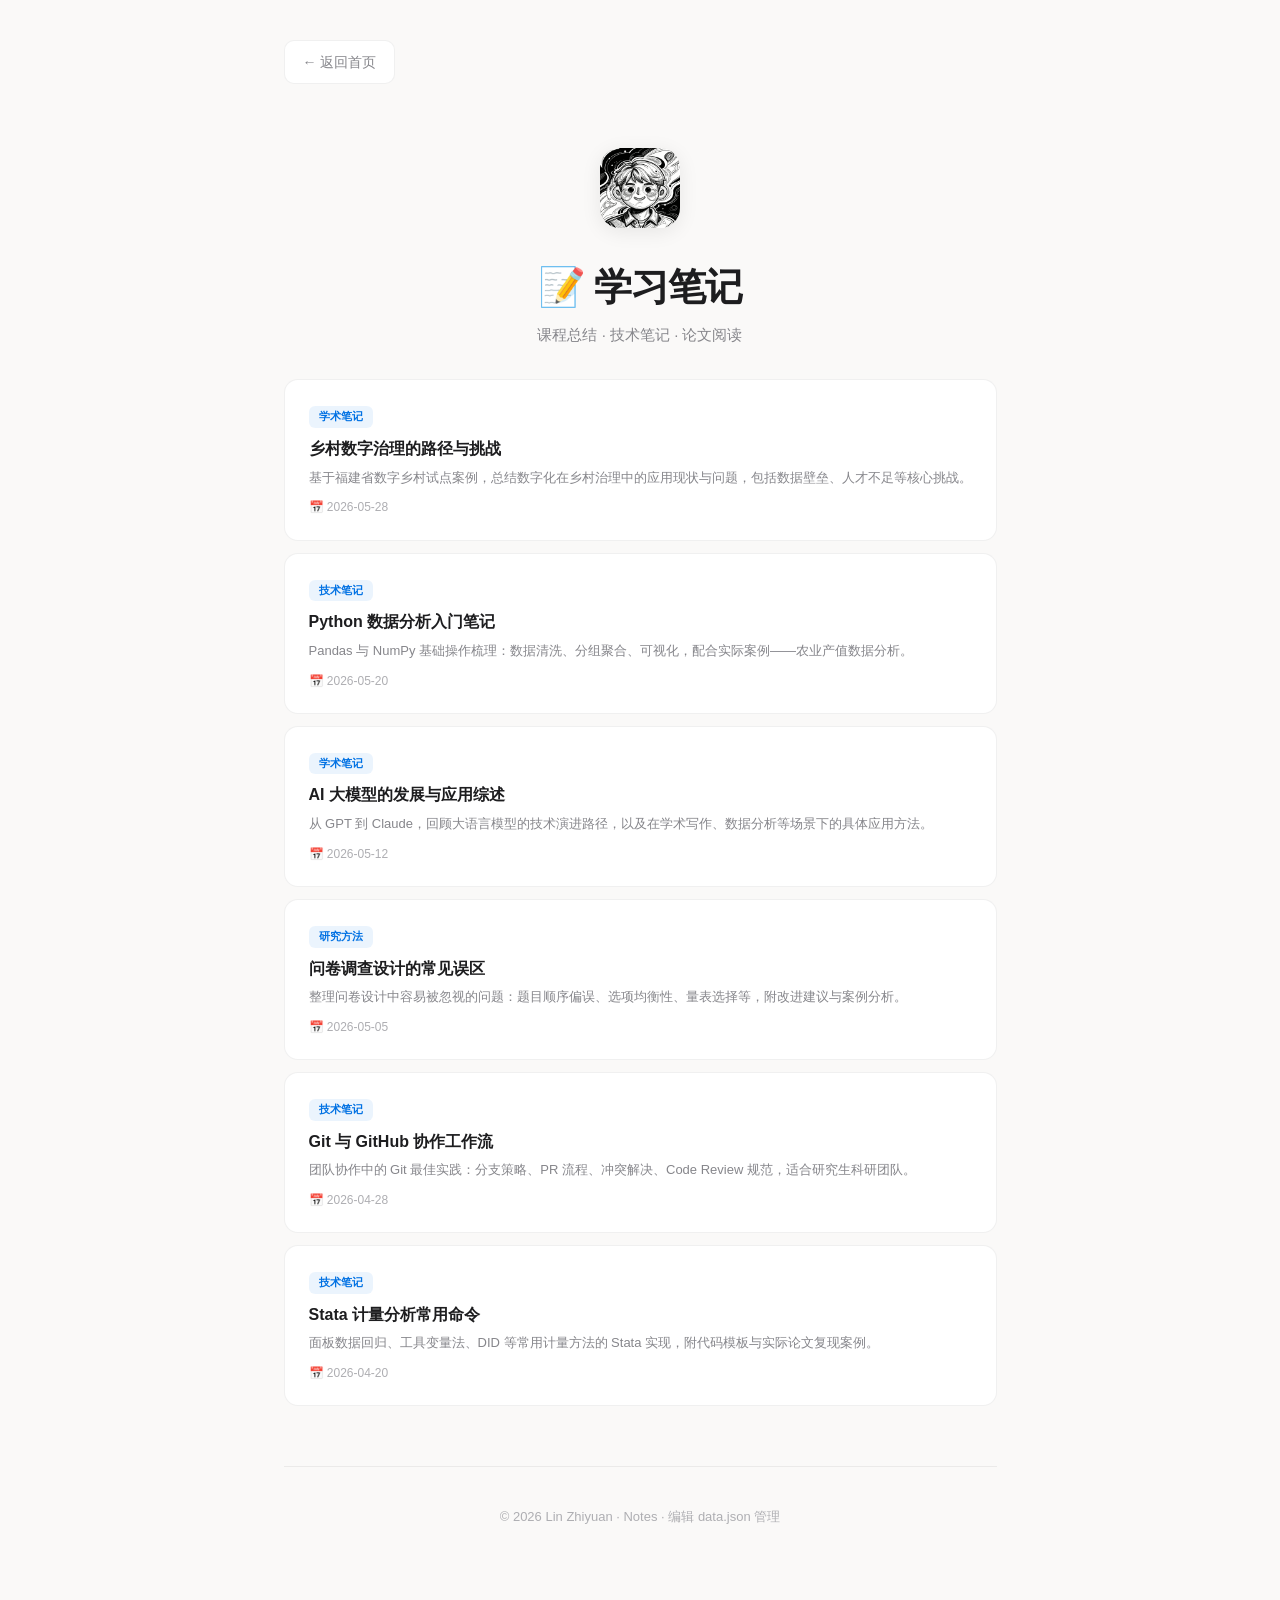
<file: content/notes/index.html>
<!DOCTYPE html>
<html lang="zh-CN">
<head>
<meta charset="UTF-8">
<meta name="viewport" content="width=device-width, initial-scale=1.0">
<meta name="description" content="林致远的学习笔记 - 课程总结、技术笔记、论文阅读">
<meta property="og:title" content="学习笔记 - Lin Zhiyuan">
<meta property="og:description" content="课程总结与技术学习笔记">
<meta property="og:type" content="website">
<title>学习笔记 - Lin Zhiyuan</title>
<link rel="icon" href="../../favicon.ico" type="image/x-icon">
<link rel="stylesheet" href="../../assets/global.css">
<style>
.note-list { display: flex; flex-direction: column; gap: 12px; max-width: 800px; margin: 0 auto; }
.note-card {
  background: var(--bg-card);
  border: 1px solid var(--border-card);
  border-radius: var(--radius-md);
  padding: 22px 24px;
  transition: var(--transition-fast);
  cursor: pointer;
}
.note-card:hover {
  transform: translateY(-2px);
  box-shadow: var(--shadow-card);
  border-color: var(--border-card-hover);
}
.note-card .tag {
  display: inline-block;
  font-size: 11px;
  padding: 2px 10px;
  border-radius: 6px;
  background: rgba(0,113,227,0.08);
  color: var(--accent-1);
  font-weight: 600;
  margin-bottom: 8px;
}
.note-card h3 { font-size: 16px; font-weight: 600; margin-bottom: 6px; }
.note-card p { font-size: 13px; color: var(--text-secondary); line-height: 1.6; }
.note-card .meta { font-size: 12px; color: var(--text-muted); margin-top: 10px; }
</style>
</head>
<body>
<div class="page-container">
  <a class="back-home" href="../../">← 返回首页</a>
  <header class="page-header">
    <div style="text-align:center;margin-bottom:20px">
      <img src="../../assets/images/cute-avatar.png" alt="" style="width:80px;height:80px;border-radius:20px;object-fit:cover;display:inline-block;box-shadow:0 4px 20px rgba(0,0,0,0.08)">
    </div>
    <h1>📝 学习笔记</h1>
    <p>课程总结 · 技术笔记 · 论文阅读</p>
  </header>
  <div class="note-list" id="noteList">
    <div style="text-align:center;padding:40px;color:var(--text-muted)">加载中…</div>
  </div>
  <footer class="page-footer"><p>&copy; 2026 Lin Zhiyuan · Notes · 编辑 data.json 管理</p></footer>
</div>
<script>
(function(){
  fetch('data.json').then(function(r){return r.json()}).then(function(d){
    var el = document.getElementById('noteList');
    if (!d.notes || !d.notes.length) { el.innerHTML = '<div style="text-align:center;padding:40px;color:var(--text-muted)">暂无笔记</div>'; return; }
    var html = '';
    d.notes.forEach(function(n){
      html += '<div class="note-card"><div class="tag">' + n.category + '</div><h3>' + n.title + '</h3><p>' + n.summary + '</p><div class="meta">📅 ' + n.date + '</div></div>';
    });
    el.innerHTML = html;
  }).catch(function(){ document.getElementById('noteList').innerHTML = '<div style="text-align:center;padding:40px;color:var(--text-muted)">加载失败</div>'; });
})();
</script>
</body>
</html>
</file>
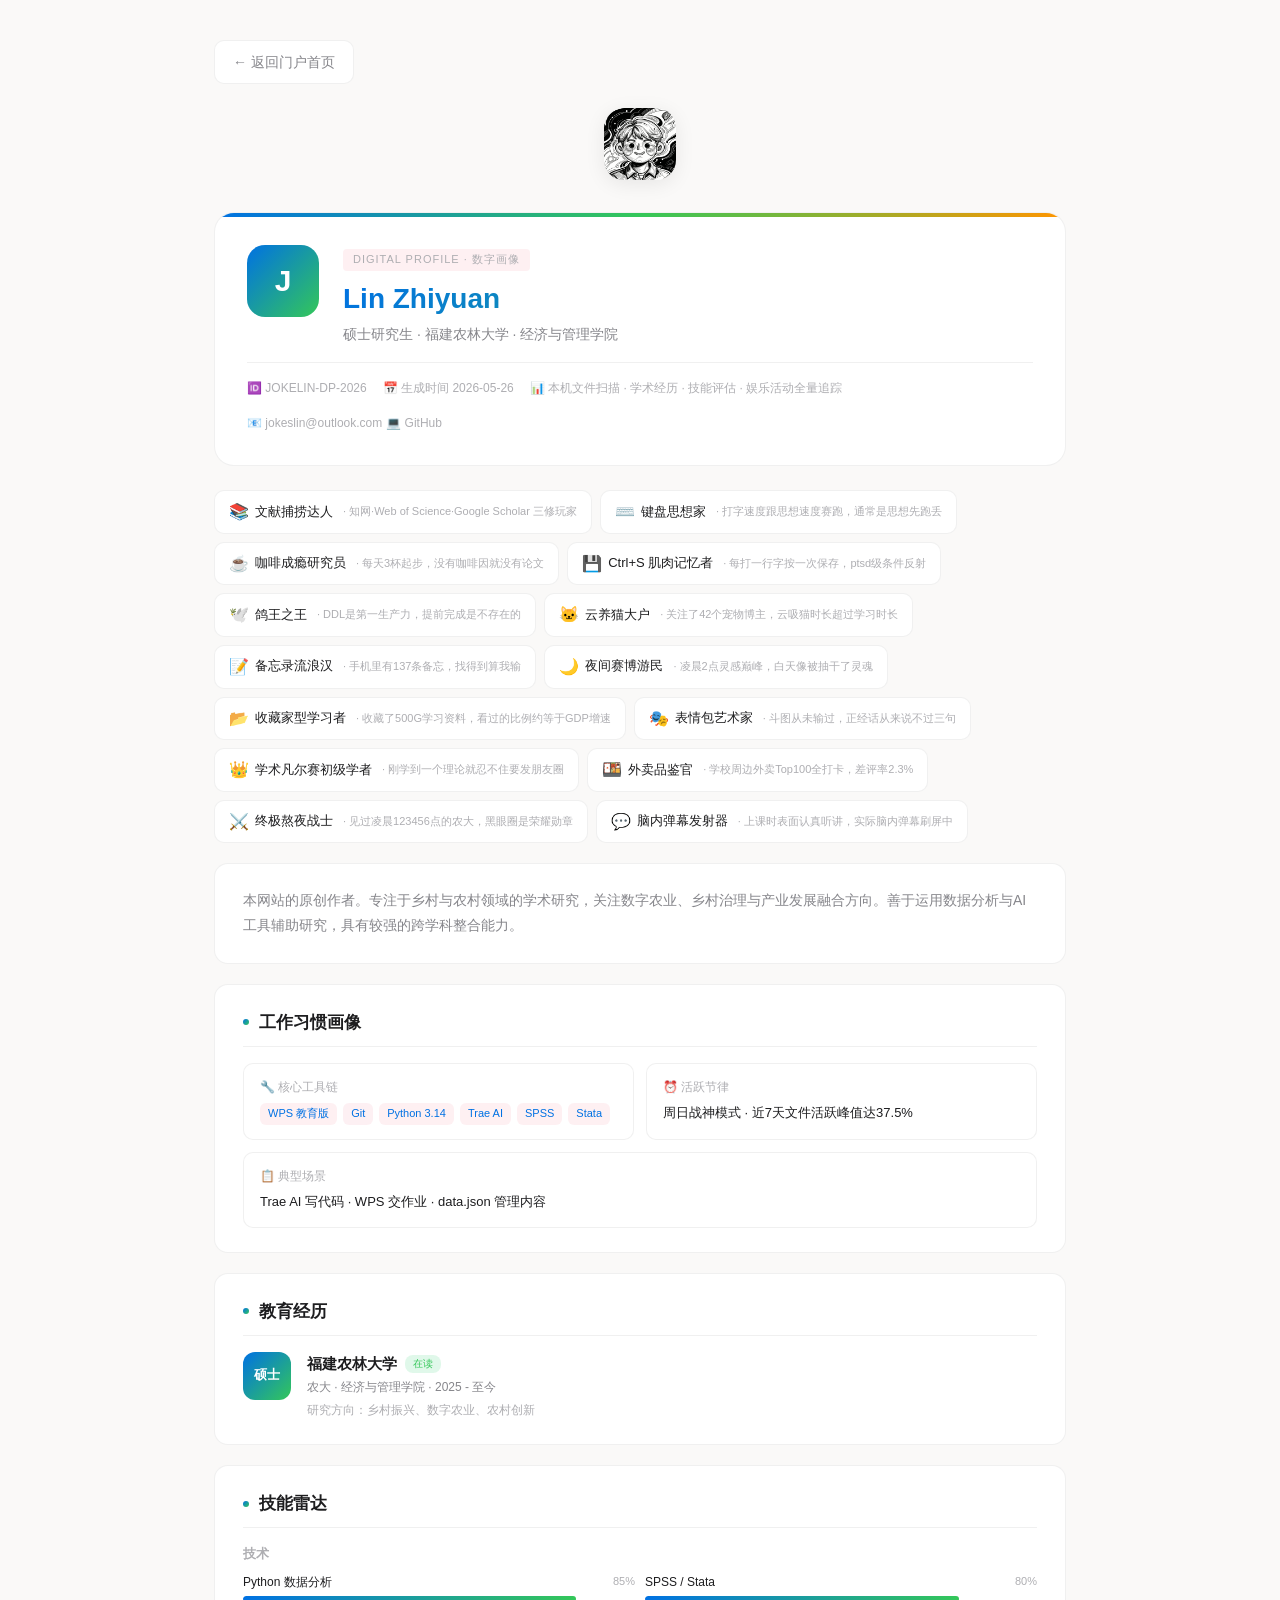
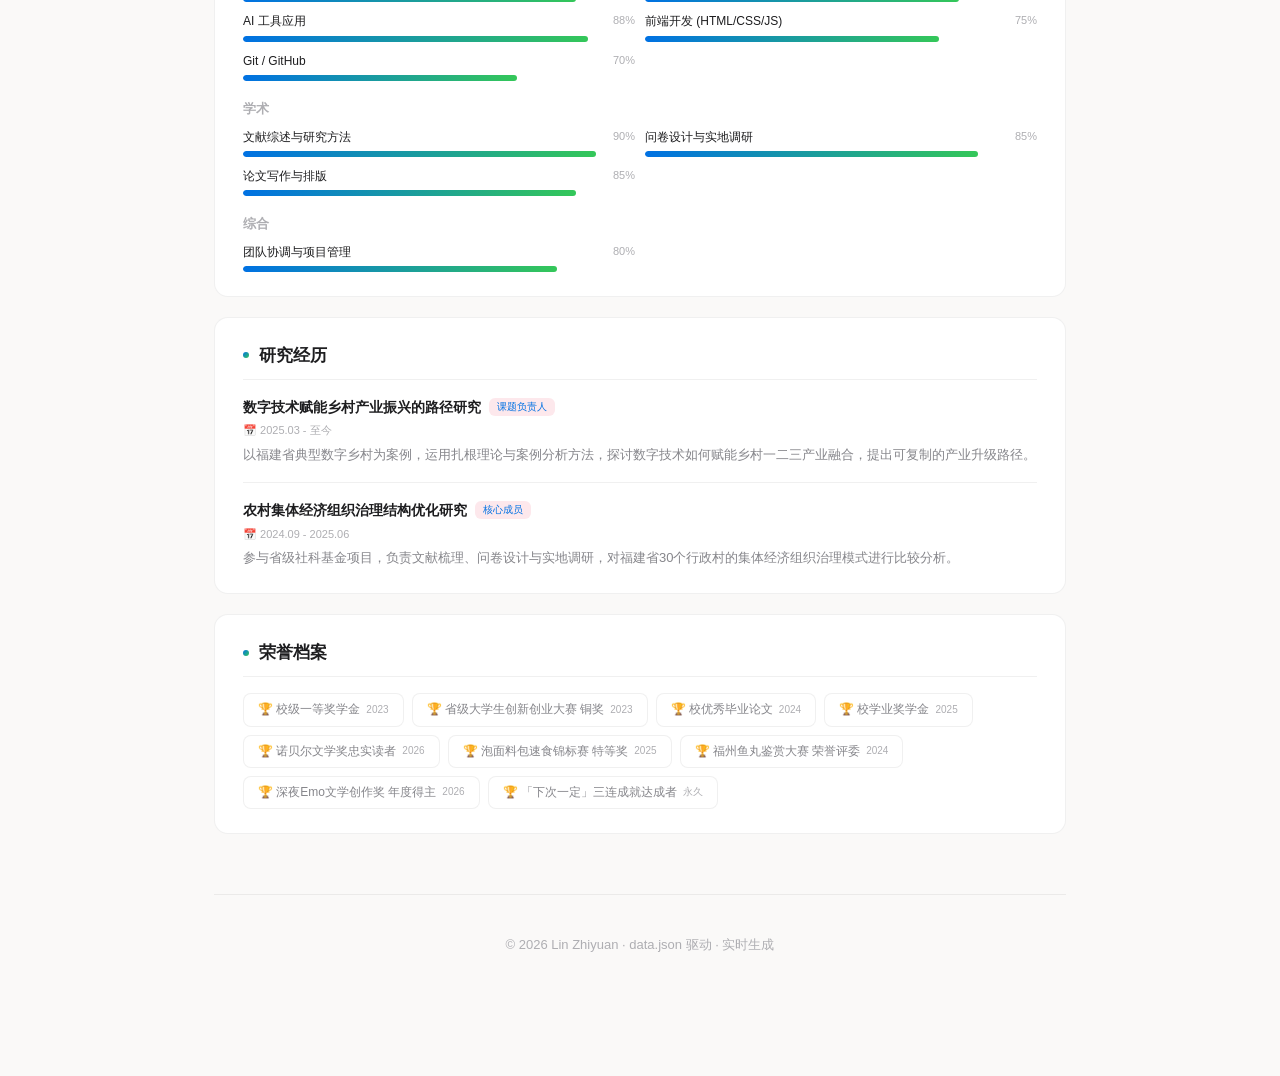
<file: content/resume/index.html>
<!DOCTYPE html>
<html lang="zh-CN">
<head>
<meta charset="UTF-8">
<meta name="viewport" content="width=device-width, initial-scale=1.0">
<meta name="description" content="Lin Zhiyuan 的数字画像报告 - 学术背景、技能雷达、研究经历">
<meta property="og:title" content="Lin Zhiyuan · 数字画像报告">
<meta property="og:description" content="硕士研究生 · 福建农林大学 · 数字身份全景档案">
<meta property="og:type" content="website">
<title>Lin Zhiyuan · 数字画像报告</title>
<link rel="icon" href="../../favicon.ico" type="image/x-icon">
<link rel="stylesheet" href="../../assets/global.css">
<style>
.page-container { max-width: 900px; }

/* ===== 报告头部 ===== */
.report-header {
  background: var(--bg-card); border: 1px solid var(--border-card);
  border-radius: var(--radius-lg); padding: 32px;
  margin-bottom: 24px; position: relative; overflow: hidden;
}
.report-header::before {
  content: ''; position: absolute; top: 0; left: 0; right: 0; height: 4px;
  background: linear-gradient(90deg, var(--accent-1), var(--accent-2), var(--accent-3));
}
.report-header .top-row {
  display: flex; align-items: flex-start; gap: 24px;
}
.report-avatar {
  width: 72px; height: 72px; border-radius: 18px; flex-shrink: 0;
  background: linear-gradient(135deg, var(--accent-1), var(--accent-2));
  display: flex; align-items: center; justify-content: center;
  font-size: 30px; font-weight: 700; color: #fff;
}
.report-title-group { flex: 1; }
.report-title-group .report-label {
  display: inline-block; font-size: 11px; letter-spacing: 1px;
  color: var(--text-muted); text-transform: uppercase;
  background: rgba(233,69,96,0.08); padding: 2px 10px; border-radius: 4px;
  margin-bottom: 6px;
}
.report-title-group h1 {
  font-size: 28px; font-weight: 700;
  background: linear-gradient(135deg, var(--accent-1), var(--accent-2));
  -webkit-background-clip: text; -webkit-text-fill-color: transparent;
  background-clip: text;
}
.report-title-group .subtitle {
  font-size: 14px; color: var(--text-secondary); margin-top: 2px;
}
.report-meta {
  display: flex; flex-wrap: wrap; gap: 16px;
  margin-top: 16px; padding-top: 16px;
  border-top: 1px solid var(--border-card);
  font-size: 12px; color: var(--text-muted);
}
.report-meta span { display: flex; align-items: center; gap: 4px; }

/* ===== 个性标签 ===== */
.personality-bar {
  display: flex; flex-wrap: wrap; gap: 8px; margin-bottom: 20px;
}
.personality-tag {
  display: inline-flex; align-items: center; gap: 6px;
  padding: 8px 14px; border-radius: 10px;
  background: var(--bg-card); border: 1px solid var(--border-card);
  font-size: 13px; cursor: default;
  transition: all 0.2s;
}
.personality-tag:hover {
  border-color: rgba(233,69,96,0.3); background: rgba(233,69,96,0.08);
  transform: translateY(-1px);
}
.personality-tag .icon { font-size: 16px; }
.personality-tag .evidence {
  font-size: 11px; color: var(--text-muted); margin-left: 4px;
}

/* ===== 通用区块 ===== */
.section-block {
  background: var(--bg-card); border: 1px solid var(--border-card);
  border-radius: var(--radius-md); padding: 24px 28px;
  margin-bottom: 20px;
}
.section-block h2 {
  font-size: 17px; font-weight: 600; margin-bottom: 16px;
  display: flex; align-items: center; gap: 10px;
  padding-bottom: 10px; border-bottom: 1px solid var(--border-card);
}
.section-block h2 .dot {
  width: 6px; height: 6px; border-radius: 50%;
  background: linear-gradient(135deg, var(--accent-1), var(--accent-2));
}

/* ===== 工作习惯 ===== */
.habits-grid { display: grid; grid-template-columns: 1fr 1fr; gap: 12px; }
.habit-card {
  padding: 14px 16px; border-radius: 10px;
  background: var(--bg-card); border: 1px solid var(--border-card);
}
.habit-card .h-label { font-size: 12px; color: var(--text-muted); margin-bottom: 6px; }
.habit-card .h-value { font-size: 13px; color: var(--text-primary); line-height: 1.6; }
.habit-card .tools-list {
  display: flex; flex-wrap: wrap; gap: 6px; margin-top: 4px;
}
.habit-card .tool-badge {
  font-size: 11px; padding: 2px 8px; border-radius: 6px;
  background: rgba(233,69,96,0.08); color: var(--accent-1);
}

/* ===== 教育经历 ===== */
.edu-item {
  display: flex; gap: 16px; margin-bottom: 16px;
  padding-bottom: 16px; border-bottom: 1px solid rgba(255,255,255,0.04);
}
.edu-item:last-child { margin-bottom: 0; padding-bottom: 0; border-bottom: none; }
.edu-badge {
  flex-shrink: 0; width: 48px; height: 48px; border-radius: 12px;
  display: flex; align-items: center; justify-content: center;
  font-size: 13px; font-weight: 700; color: #fff;
}
.edu-body { flex: 1; }
.edu-body .edu-header { display: flex; align-items: center; gap: 8px; margin-bottom: 2px; }
.edu-body .edu-header h3 { font-size: 15px; font-weight: 600; }
.edu-body .status-badge {
  font-size: 10px; padding: 1px 8px; border-radius: 8px;
  background: rgba(46,204,113,0.15); color: var(--green);
}
.edu-body .edu-sub { font-size: 12px; color: var(--text-secondary); }
.edu-body .edu-focus { font-size: 12px; color: var(--text-muted); margin-top: 4px; }

/* ===== 技能组 ===== */
.skills-group { margin-bottom: 18px; }
.skills-group:last-child { margin-bottom: 0; }
.skills-group h3 { font-size: 13px; color: var(--text-muted); margin-bottom: 8px; }
.skills-grid { display: grid; grid-template-columns: 1fr 1fr; gap: 10px; }
.skill-item { }
.skill-label {
  display: flex; justify-content: space-between; font-size: 12px; margin-bottom: 4px;
}
.skill-label .name { font-weight: 500; }
.skill-label .pct { color: var(--text-muted); font-size: 11px; }
.skill-bar {
  height: 6px; border-radius: 3px; background: rgba(255,255,255,0.06);
  overflow: hidden;
}
.skill-bar .fill {
  height: 100%; border-radius: 3px;
  background: linear-gradient(90deg, var(--accent-1), var(--accent-2));
  transition: width 0.8s ease;
}

/* ===== 研究经历 ===== */
.research-item {
  margin-bottom: 16px; padding-bottom: 16px;
  border-bottom: 1px solid var(--border-card);
}
.research-item:last-child { margin-bottom: 0; padding-bottom: 0; border-bottom: none; }
.research-item .res-header { display: flex; align-items: center; gap: 8px; flex-wrap: wrap; margin-bottom: 4px; }
.research-item h3 { font-size: 14px; font-weight: 600; }
.research-item .res-role {
  font-size: 10px; padding: 1px 8px; border-radius: 6px;
  background: rgba(233,69,96,0.12); color: var(--accent-1);
}
.research-item .res-period { font-size: 11px; color: var(--text-muted); margin-bottom: 4px; }
.research-item .res-desc { font-size: 13px; color: var(--text-secondary); line-height: 1.7; }

/* ===== 荣誉 ===== */
.awards-list { display: flex; flex-wrap: wrap; gap: 8px; }
.award-tag {
  display: inline-flex; align-items: center; gap: 6px;
  padding: 6px 14px; border-radius: 8px;
  background: var(--bg-card); border: 1px solid var(--border-card);
  font-size: 12px; color: var(--text-secondary);
}
.award-tag .year { font-size: 10px; color: var(--text-muted); }

/* ===== 生物 ===== */
.bio-section {
  font-size: 14px; color: var(--text-secondary); line-height: 1.8;
}

@media (max-width: 768px) {
  .report-header .top-row { flex-direction: column; align-items: center; text-align: center; }
  .report-meta { justify-content: center; }
  .habits-grid { grid-template-columns: 1fr; }
  .skills-grid { grid-template-columns: 1fr; }
  .edu-item { flex-direction: column; gap: 8px; }
  .personality-bar { justify-content: center; }
}
</style>
</head>
<body>
<div class="page-container">
  <a class="back-home" href="../../">← 返回门户首页</a>

  <div style="text-align:center;margin-bottom:24px">
    <img src="../../assets/images/cute-avatar.png" alt="" style="width:72px;height:72px;border-radius:20px;object-fit:cover;display:inline-block;box-shadow:0 4px 20px rgba(0,0,0,0.08)">
  </div>
  <div id="resumeContent">
    <div style="text-align:center;padding:60px;color:var(--text-muted)">加载中…</div>
  </div>

  <footer class="page-footer">
    <p>&copy; 2026 Lin Zhiyuan · data.json 驱动 · 实时生成</p>
  </footer>
</div>

<script>
(function() {
  'use strict';

  function render(data) {
    var el = document.getElementById('resumeContent');
    var p = data.profile;

    /* --- 报告头部 --- */
    var linksHtml = '';
    if (p.email) linksHtml += '<a href="mailto:' + p.email + '">📧 ' + p.email + '</a>';
    if (p.github) linksHtml += '<a href="' + p.github + '" target="_blank">💻 GitHub</a>';
    if (p.telegram) linksHtml += '<a href="' + p.telegram + '" target="_blank">✈️ Telegram</a>';

    var html = '<div class="report-header">'
      + '<div class="top-row">'
      + '<div class="report-avatar">' + (p.avatar || p.name.charAt(0)) + '</div>'
      + '<div class="report-title-group">'
      + '<div class="report-label">DIGITAL PROFILE · 数字画像</div>'
      + '<h1>' + p.name + '</h1>'
      + '<div class="subtitle">' + p.title + ' · ' + p.university + ' · ' + p.college + '</div>'
      + '</div></div>'
      + '<div class="report-meta">'
      + '<span>🆔 ' + (p.reportId || '—') + '</span>'
      + '<span>📅 生成时间 ' + (p.generatedAt || '—') + '</span>'
      + '<span>📊 ' + (p.dataSource || '') + '</span>'
      + '<span class="profile-links">' + linksHtml + '</span>'
      + '</div></div>';

    /* --- 个性标签 --- */
    if (data.personalityTags && data.personalityTags.length) {
      html += '<div class="personality-bar">';
      data.personalityTags.forEach(function(t) {
        html += '<div class="personality-tag"><span class="icon">' + (t.icon || '🏷️') + '</span>' + t.label + '<span class="evidence">· ' + t.evidence + '</span></div>';
      });
      html += '</div>';
    }

    /* --- 个人简介 --- */
    html += '<div class="section-block bio-section">' + p.bio + '</div>';

    /* --- 工作习惯 --- */
    if (data.workHabits) {
      var wh = data.workHabits;
      html += '<div class="section-block"><h2><span class="dot"></span>工作习惯画像</h2><div class="habits-grid">';
      html += '<div class="habit-card"><div class="h-label">🔧 核心工具链</div><div class="tools-list">';
      (wh.coreTools || []).forEach(function(t) {
        html += '<span class="tool-badge">' + t + '</span>';
      });
      html += '</div></div>';
      html += '<div class="habit-card"><div class="h-label">⏰ 活跃节律</div><div class="h-value">' + (wh.activeRhythm || '—') + '</div></div>';
      html += '<div class="habit-card" style="grid-column:1/-1"><div class="h-label">📋 典型场景</div><div class="h-value">' + (wh.typicalScene || '—') + '</div></div>';
      html += '</div></div>';
    }

    /* --- 教育经历 --- */
    html += '<div class="section-block"><h2><span class="dot"></span>教育经历</h2>';
    data.education.forEach(function(edu) {
      var bg = edu.status === '在读'
        ? 'linear-gradient(135deg, var(--accent-1), var(--accent-2))'
        : 'linear-gradient(135deg, #3498db, #2980b9)';
      html += '<div class="edu-item">'
        + '<div class="edu-badge" style="background:' + bg + '">' + edu.degree + '</div>'
        + '<div class="edu-body">'
        + '<div class="edu-header"><h3>' + edu.school + '</h3><span class="status-badge">' + edu.status + '</span></div>'
        + '<div class="edu-sub">' + edu.major + ' · ' + edu.college + ' · ' + edu.period + '</div>'
        + '<div class="edu-focus">' + edu.focus + '</div>'
        + '</div></div>';
    });
    html += '</div>';

    /* --- 专业技能 --- */
    var grouped = {};
    data.skills.forEach(function(s) {
      if (!grouped[s.category]) grouped[s.category] = [];
      grouped[s.category].push(s);
    });
    html += '<div class="section-block"><h2><span class="dot"></span>技能雷达</h2>';
    Object.keys(grouped).forEach(function(cat) {
      html += '<div class="skills-group"><h3>' + cat + '</h3><div class="skills-grid">';
      grouped[cat].forEach(function(s) {
        html += '<div class="skill-item">'
          + '<div class="skill-label"><span class="name">' + s.name + '</span><span class="pct">' + s.level + '%</span></div>'
          + '<div class="skill-bar"><div class="fill" style="width:' + s.level + '%"></div></div>'
          + '</div>';
      });
      html += '</div></div>';
    });
    html += '</div>';

    /* --- 研究经历 --- */
    html += '<div class="section-block"><h2><span class="dot"></span>研究经历</h2>';
    data.research.forEach(function(r) {
      html += '<div class="research-item">'
        + '<div class="res-header"><h3>' + r.title + '</h3><span class="res-role">' + r.role + '</span></div>'
        + '<div class="res-period">📅 ' + r.period + '</div>'
        + '<div class="res-desc">' + r.description + '</div>'
        + '</div>';
    });
    html += '</div>';

    /* --- 荣誉奖项 --- */
    html += '<div class="section-block"><h2><span class="dot"></span>荣誉档案</h2><div class="awards-list">';
    data.awards.forEach(function(a) {
      html += '<span class="award-tag">🏆 ' + a.name + ' <span class="year">' + a.year + '</span></span>';
    });
    html += '</div></div>';

    el.innerHTML = html;

    /* 技能条动画 */
    setTimeout(function() {
      document.querySelectorAll('.skill-bar .fill').forEach(function(bar) {
        var w = bar.style.width;
        bar.style.width = '0%';
        setTimeout(function() { bar.style.width = w; }, 100);
      });
    }, 200);
  }

  fetch('data.json').then(function(r) { return r.json(); }).then(function(d) {
    if (d && d.profile) { render(d); return; }
    document.getElementById('resumeContent').innerHTML = '<div style="text-align:center;padding:60px;color:var(--text-muted)">暂无数据</div>';
  }).catch(function() {
    document.getElementById('resumeContent').innerHTML = '<div style="text-align:center;padding:60px;color:var(--red)">加载失败，请检查 data.json</div>';
  });
})();
</script>
</body>
</html>
</file>
<file: assets/global.css>
/* ================================================================
   全局设计系统 — 林致远的作品集 v4.0
   现代极简风格 · 源自 JokeLin 的原创设计
   ================================================================ */

/* --- CSS 变量 --- */
:root {
  --bg-primary: #faf9f8;
  --bg-secondary: #ffffff;
  --bg-card: #ffffff;
  --bg-card-hover: #f8f6f4;
  --border-card: rgba(0,0,0,0.06);
  --border-card-hover: rgba(0,0,0,0.12);

  --text-primary: #1d1d1f;
  --text-secondary: #86868b;
  --text-muted: #aeaeb2;

  --accent-1: #0071e3;
  --accent-2: #34c759;
  --accent-3: #ff9500;
  --accent-gradient: linear-gradient(135deg, #0071e3, #34c759);

  --green: #34c759;
  --red: #ff3b30;

  --shadow-sm: 0 1px 3px rgba(0,0,0,0.04);
  --shadow-card: 0 4px 20px rgba(0,0,0,0.06);
  --shadow-hover: 0 8px 40px rgba(0,0,0,0.1);

  --radius-lg: 20px;
  --radius-md: 14px;
  --radius-sm: 10px;
  --radius-xs: 6px;

  --ease-out: cubic-bezier(0.4, 0, 0.2, 1);
  --transition-base: all 0.3s var(--ease-out);
  --transition-fast: all 0.2s var(--ease-out);
  --transition-slow: all 0.6s var(--ease-out);

  --container-max: 1100px;
  --container-padding: 0 24px;

  --font-stack: -apple-system, BlinkMacSystemFont, 'SF Pro Display', 'Segoe UI',
                'PingFang SC', 'Microsoft YaHei', 'Noto Sans SC', sans-serif;
  --font-mono: 'SF Mono', 'JetBrains Mono', 'Fira Code', 'Consolas', monospace;
}

*, *::before, *::after { margin: 0; padding: 0; box-sizing: border-box; }
html { scroll-behavior: smooth; -webkit-font-smoothing: antialiased; }
body {
  font-family: var(--font-stack);
  background: var(--bg-primary);
  color: var(--text-primary);
  line-height: 1.6;
  min-height: 100vh;
  display: flex;
  flex-direction: column;
}
a { color: inherit; text-decoration: none; }
button { font-family: inherit; cursor: pointer; border: none; outline: none; }
img { max-width: 100%; display: block; }
ul, ol { list-style: none; }

/* --- 容器 --- */
.container {
  max-width: var(--container-max);
  margin: 0 auto;
  padding: var(--container-padding);
}

/* --- 区块标题 --- */
.section-title {
  text-align: center;
  margin-bottom: 48px;
}
.section-title__label {
  display: inline-block;
  font-size: 12px;
  text-transform: uppercase;
  letter-spacing: 2px;
  color: var(--accent-1);
  font-weight: 600;
  margin-bottom: 8px;
  background: rgba(0,113,227,0.08);
  padding: 4px 14px;
  border-radius: 20px;
}
.section-title__heading {
  display: block;
  font-size: clamp(1.8rem, 3vw, 2.8rem);
  font-weight: 700;
  line-height: 1.2;
  letter-spacing: -0.03em;
}

/* --- 返回首页 --- */
.back-home {
  display: inline-flex;
  align-items: center;
  gap: 4px;
  padding: 10px 18px;
  border-radius: 10px;
  background: var(--bg-card);
  border: 1px solid var(--border-card);
  color: var(--text-secondary);
  font-size: 14px;
  transition: var(--transition-fast);
  margin-bottom: 24px;
}
.back-home:hover {
  color: var(--accent-1);
  border-color: var(--accent-1);
  background: rgba(0,113,227,0.06);
}

/* --- 页面容器 --- */
.page-container {
  max-width: 900px;
  margin: 0 auto;
  padding: 40px 24px 80px;
}

/* --- 页头 --- */
.page-header {
  text-align: center;
  padding: 40px 0 32px;
}
.page-header h1 {
  font-size: clamp(1.8rem, 3vw, 2.6rem);
  font-weight: 700;
  letter-spacing: -0.03em;
}
.page-header p {
  color: var(--text-secondary);
  font-size: 15px;
  margin-top: 6px;
}

/* --- 标签栏 --- */
.tag-bar {
  display: flex;
  gap: 6px;
  flex-wrap: wrap;
  margin-bottom: 28px;
  justify-content: center;
}
.tag-bar button {
  padding: 6px 16px;
  border-radius: 8px;
  font-size: 13px;
  cursor: pointer;
  border: 1px solid var(--border-card);
  background: var(--bg-secondary);
  color: var(--text-secondary);
  transition: var(--transition-fast);
  font-weight: 500;
}
.tag-bar button:hover {
  color: var(--accent-1);
  border-color: var(--accent-1);
  background: rgba(0,113,227,0.06);
}
.tag-bar button.active {
  background: var(--accent-1);
  color: #fff;
  border-color: var(--accent-1);
}

/* --- 返回顶部 --- */
.scroll-top {
  position: fixed;
  bottom: 30px; right: 30px;
  width: 44px; height: 44px;
  border-radius: 12px;
  background: var(--bg-card);
  border: 1px solid var(--border-card);
  color: var(--text-secondary);
  font-size: 18px;
  display: flex;
  align-items: center;
  justify-content: center;
  opacity: 0;
  visibility: hidden;
  transform: translateY(10px);
  transition: var(--transition-fast);
  backdrop-filter: blur(12px);
  box-shadow: var(--shadow-card);
  cursor: pointer;
}
.scroll-top.show { opacity: 1; visibility: visible; transform: translateY(0); }
.scroll-top:hover { color: var(--accent-1); border-color: var(--accent-1); transform: translateY(-2px); }

/* --- 页脚 --- */
.page-footer {
  text-align: center;
  padding: 40px 24px;
  border-top: 1px solid var(--border-card);
  margin-top: 60px;
  font-size: 13px;
  color: var(--text-muted);
}

/* --- 卡片网格 --- */
.card-grid {
  display: grid;
  grid-template-columns: repeat(auto-fill, minmax(220px, 1fr));
  gap: 12px;
}
.card {
  background: var(--bg-card);
  border: 1px solid var(--border-card);
  border-radius: var(--radius-md);
  padding: 20px;
  transition: var(--transition-fast);
  cursor: pointer;
}
.card:hover {
  transform: translateY(-2px);
  box-shadow: var(--shadow-card);
  border-color: var(--border-card-hover);
}
.card-title {
  font-size: 15px;
  font-weight: 600;
  margin-bottom: 4px;
}
.card-desc {
  font-size: 13px;
  color: var(--text-secondary);
  line-height: 1.5;
}

/* --- 提示条 --- */
.toast {
  position: fixed;
  bottom: 40px;
  left: 50%;
  transform: translateX(-50%) translateY(20px);
  z-index: 5000;
  padding: 12px 28px;
  border-radius: 12px;
  background: var(--bg-card);
  border: 1px solid var(--border-card);
  color: var(--text-primary);
  font-size: 14px;
  opacity: 0;
  transition: opacity 0.3s, transform 0.3s;
  pointer-events: none;
  backdrop-filter: blur(12px);
  box-shadow: var(--shadow-card);
}
.toast.show { opacity: 1; transform: translateX(-50%) translateY(0); }

/* --- 动画工具 --- */
.fade-in-up {
  opacity: 0;
  transform: translateY(24px);
  transition: opacity 0.5s var(--ease-out), transform 0.5s var(--ease-out);
}
.fade-in-up.visible { opacity: 1; transform: translateY(0); }

.hide { display: none !important; }

/* --- 响应式 --- */
@media (max-width: 768px) {
  .page-container { padding: 24px 16px 60px; }
  .page-header { padding: 24px 0; }
  .page-header h1 { font-size: 1.5rem; }
  .card-grid { grid-template-columns: repeat(auto-fill, minmax(160px, 1fr)); gap: 8px; }
  .section-title { margin-bottom: 32px; }
  .section-title__heading { font-size: 1.5rem; }
  .scroll-top { bottom: 20px; right: 20px; width: 40px; height: 40px; }
}
@media (max-width: 480px) {
  .page-container { padding: 16px 12px 40px; }
  .card-grid { grid-template-columns: 1fr; }
}
</file>
